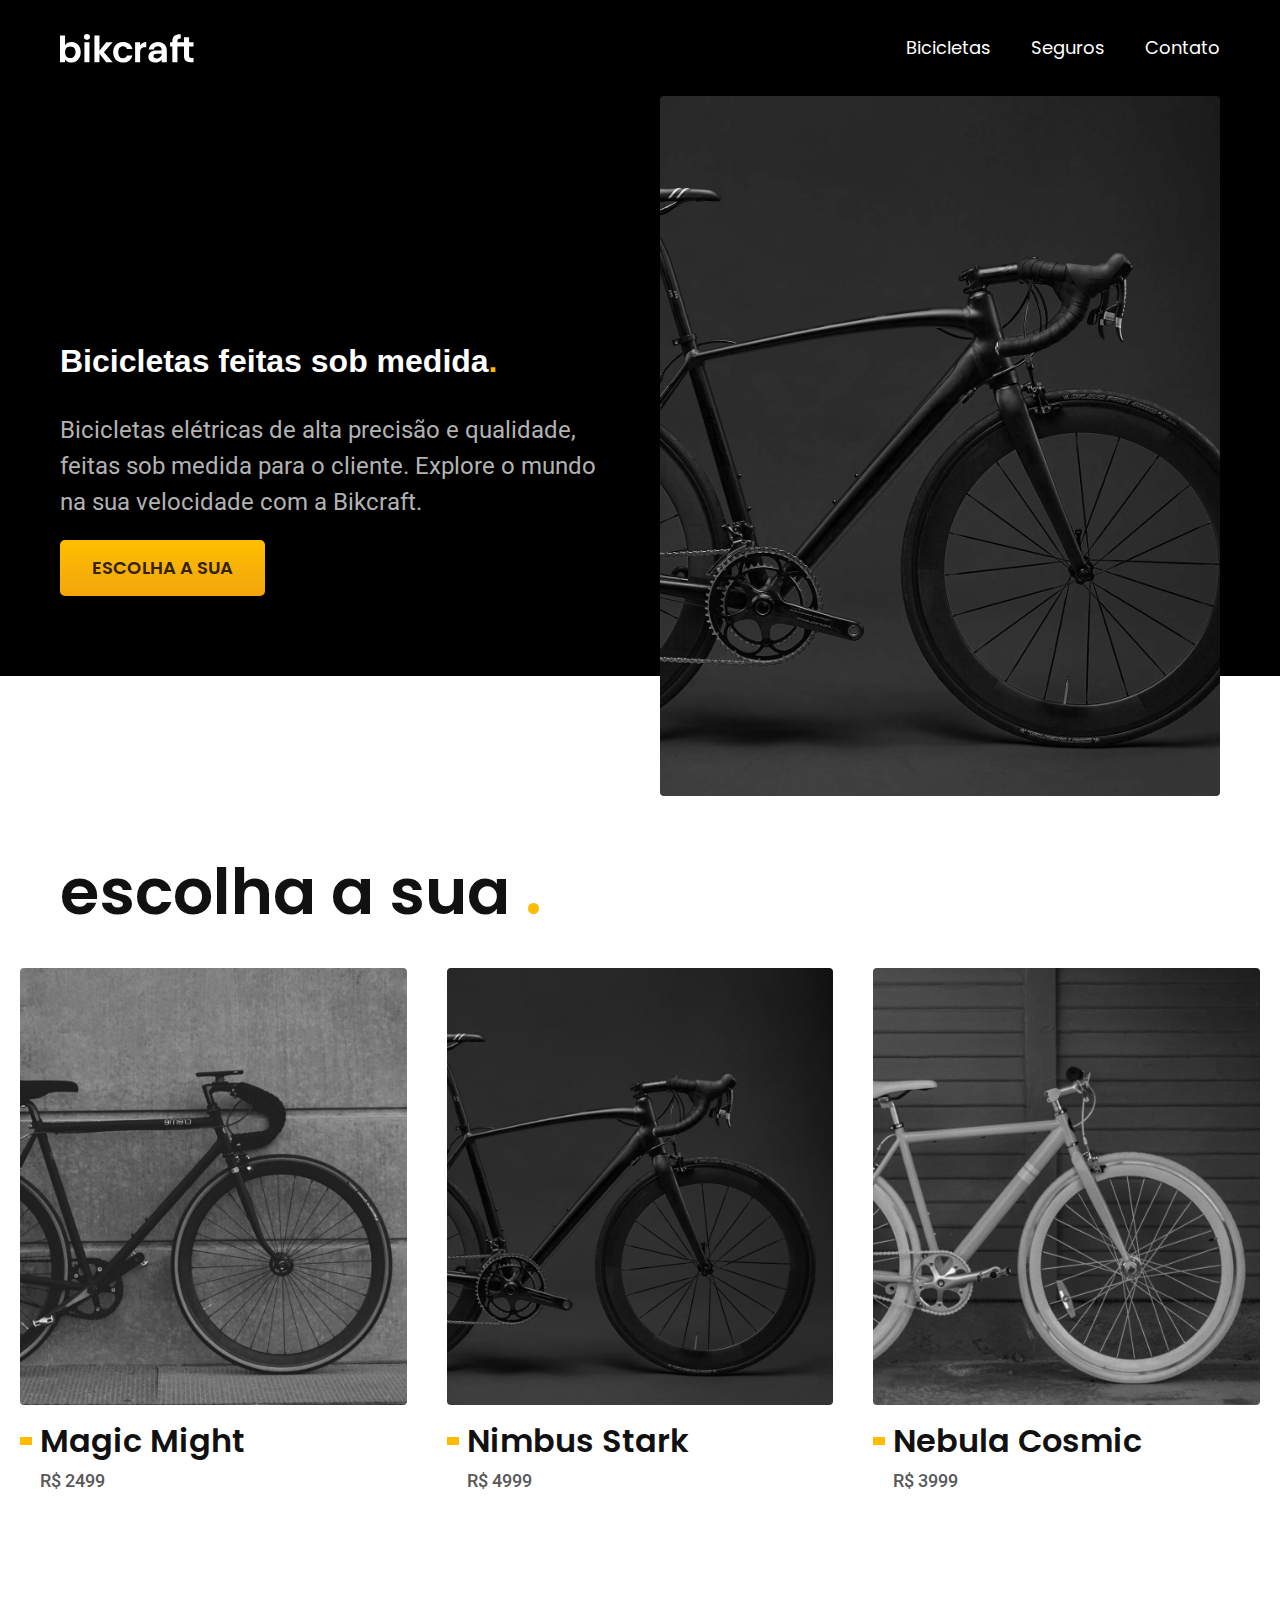
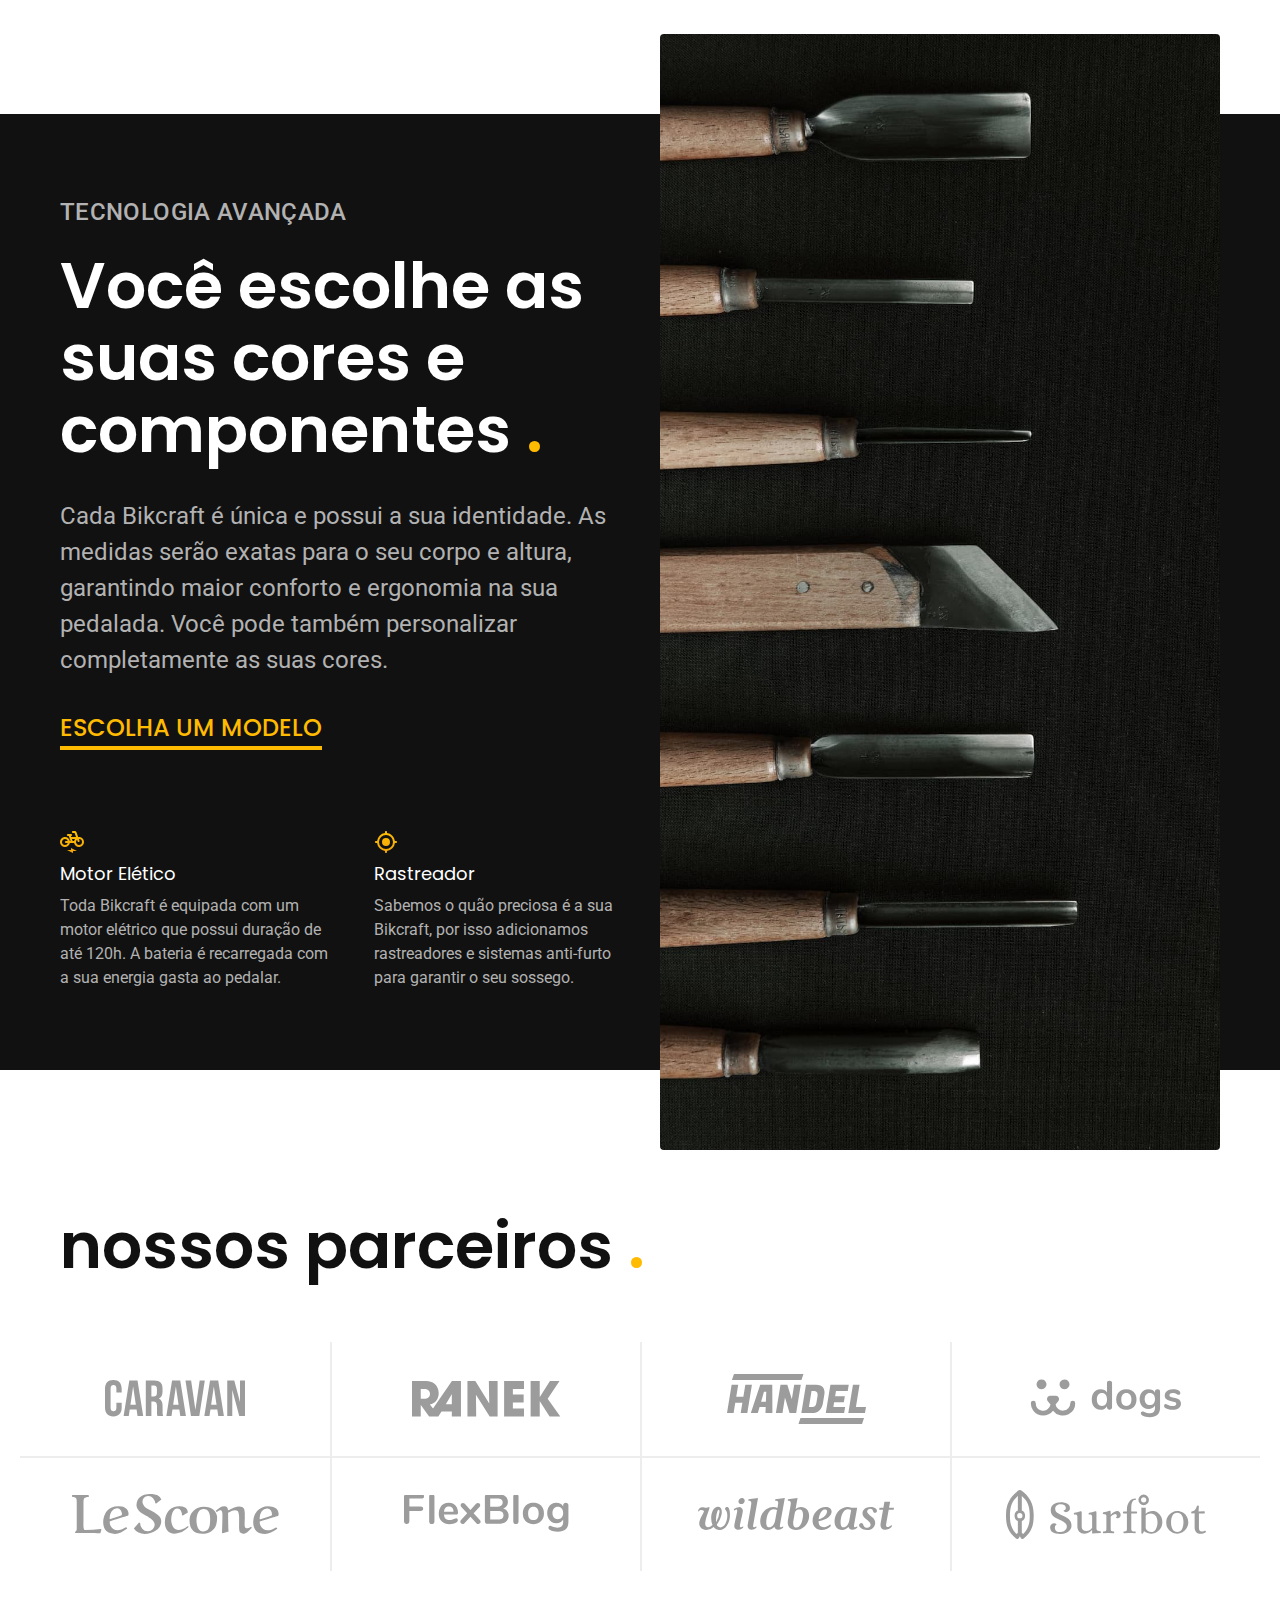
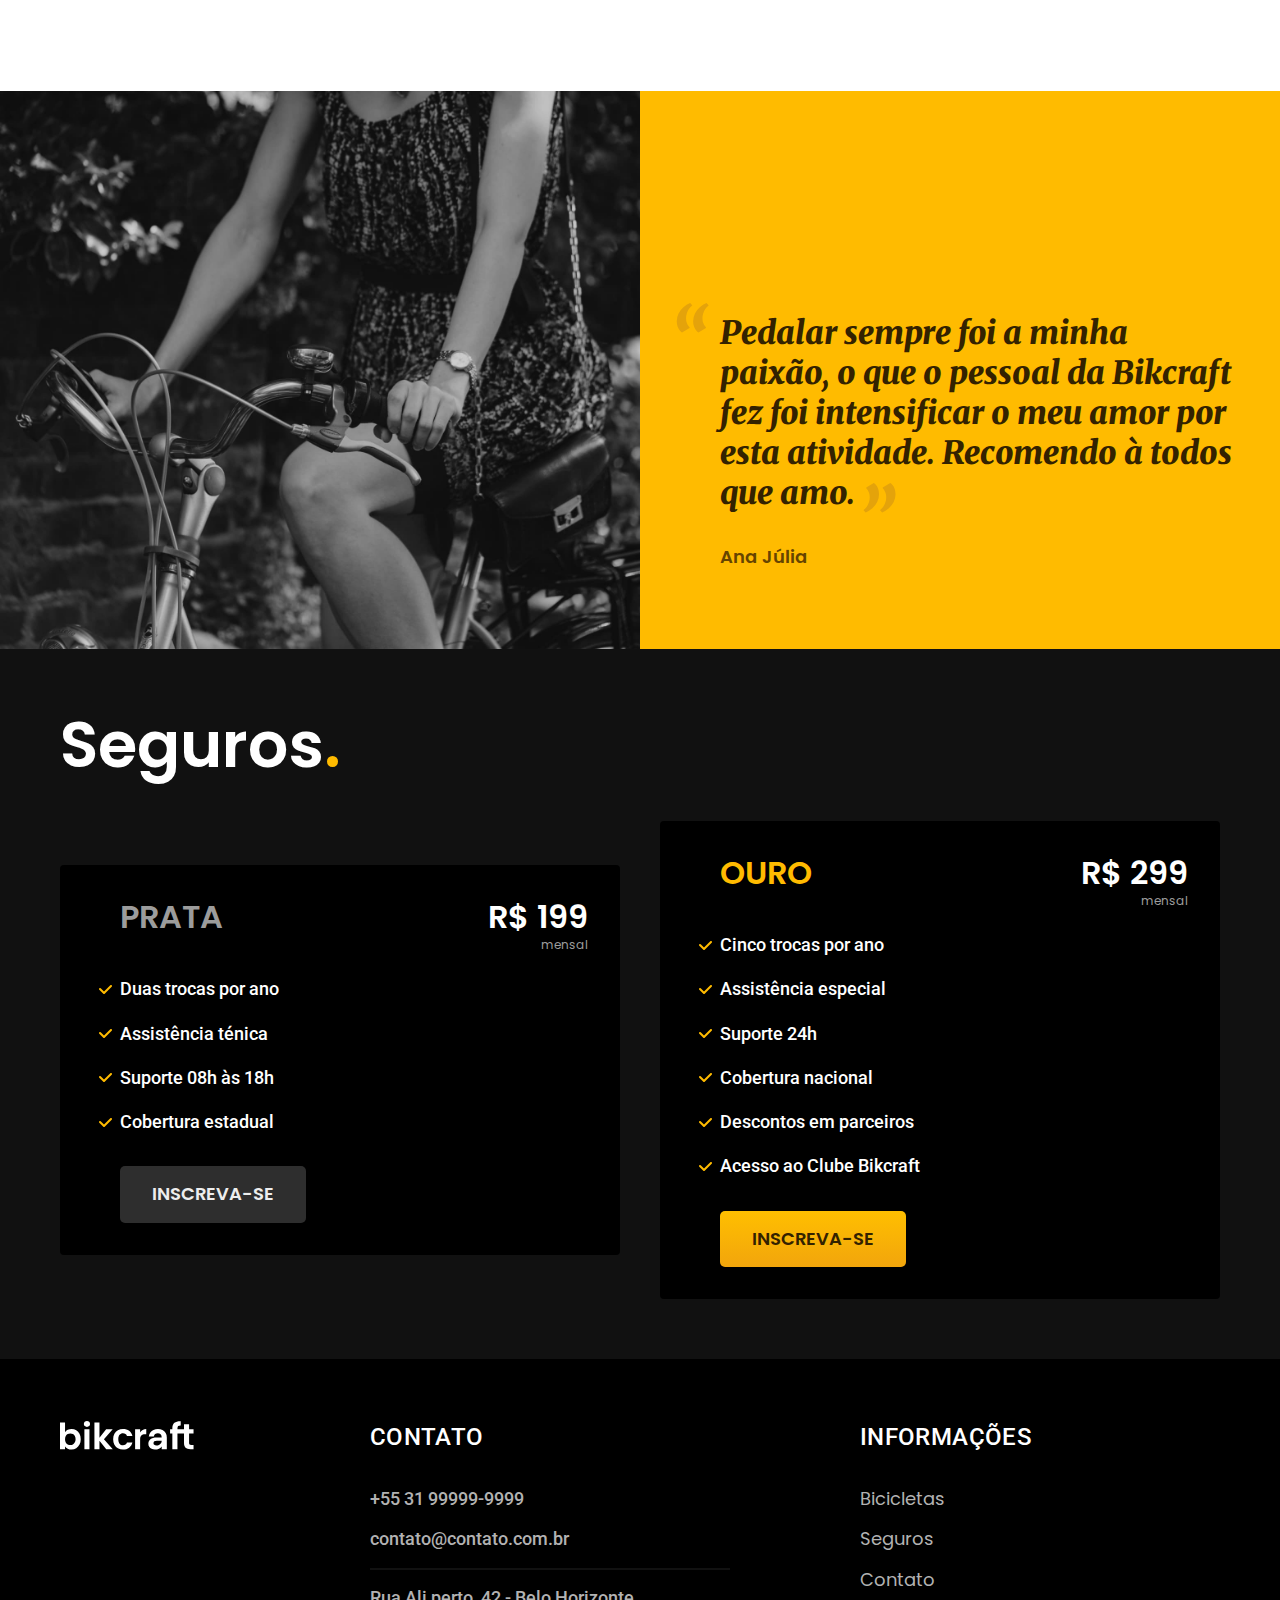
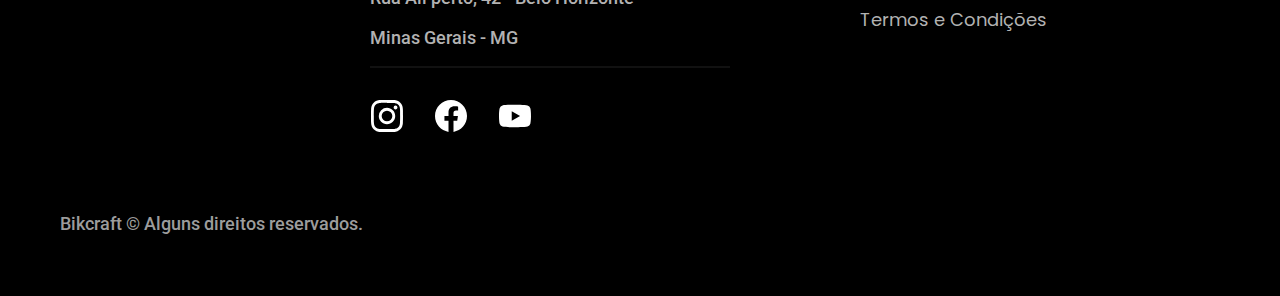
<file: index.html>
<!DOCTYPE html>
<html leng="pt-br">

<head>
  <meta charset="UTF-8">
  <meta name="viewport" content="width=device-width, initial-scale=1.0">
  <title>Bikecraft - Biciletas Elétricas</title>
  <meta name=" description" content="Bicicletas elétricas de alta precisão e qualidade, feitas sob medida para você. Explore o mundo na sua velocidade com a Bikcraft.">

  <link rel="stylesheet" href="./css/style.css">

  <link rel="preconnect" href="https://fonts.googleapis.com">
  <link rel="preconnect" href="https://fonts.gstatic.com" crossorigin>
  <link href="https://fonts.googleapis.com/css2?family=Fira+Sans:wght@400;700&family=Poppins:wght@400;600&family=Roboto:wght@400;500&display=swap" rel="stylesheet">
  <link rel="preconnect" href="https://fonts.googleapis.com">
  <link rel="preconnect" href="https://fonts.gstatic.com" crossorigin>
  <link href="https://fonts.googleapis.com/css2?family=Merriweather:ital,wght@1,900&display=swap" rel="stylesheet">

  <script>document.documentElement.classList.add('js') </script>
</head>

<body>
  <header class="header-bg">
    <div class="header container">
      <a href="./"><img src="./img/bikcraft.svg" alt="Bikecraft">
      </a>
      <nav aria-label="primaria">
        <ul class="header-menu font-1-m cor-0">
          <li><a href="./bicicletas.html">Bicicletas</a></li>
          <li><a href="./seguros.html">Seguros</a></li>
          <li><a href="./contato.html">Contato</a></li>
        </ul>
      </nav>
    </div>
  </header>
  <main class="introducao-bg">
    <div class="introducao container">
      <div class="introducao-conteudo">
        <h1 class=" containertexto-1-xxl cor-0 fadeInDown" data-anime="200">Bicicletas feitas
          sob medida<span class="cor-p1">.</span></h1>
        <p class="font-2-l cor-5 fadeInDown" data-anime="400">Bicicletas elétricas de alta precisão e qualidade, feitas sob medida para o cliente. Explore o mundo na sua velocidade com a Bikcraft.</p>
        <a class="botao fadeInDown" data-anime="600" href="./bicicletas.html">Escolha a sua</a>
      </div>
      <div data-anime="800" class="fadeInDown">
        <img src="./img/fotos/introducao.jpg" alt="Bicileta Elética Preta">
      </div>
    </div>
  </main>
  <article class="bicicletas-lista">
    <h2 class=" container font-1-xxl cor-11">escolha a sua <span class="cor-p1">.</span></h2>
    <ul>
      <a href="./magic.html">
        <li> <img src="./img/bicicletas/magic-home.jpg" alt="Bicicleta Preta">
          <h3 class="font-1-xl cor-11">Magic Might</h3>
          <span class="font-2-m cor-8">R$ 2499</span>
        </li>
      </a>
      <a href="./nimbus.html">
        <li><img src="./img/bicicletas/nimbus-home.jpg" alt="Bicicleta Nimbus">
          <h3 class="font-1-xl cor-11">Nimbus Stark</h3>
          <span class="font-2-m cor-8">R$ 4999</span>
        </li>
      </a>
      <a href="./nebula.html">
        <li><img src="./img/bicicletas/nebula-home.jpg" alt="Bicicleta Branca">
          <h3 class="font-1-xl cor-11">Nebula Cosmic</h3>
          <span class="font-2-m cor-8">R$ 3999</span>
        </li>
      </a>
    </ul>
  </article>

  <article class="tecnologia-bg">
    <div class="tecnologia container">
      <div class="tecnologia-conteudo">
        <span class="font-2-l-b cor-5">Tecnologia Avançada</span>
        <h2 class="font-1-xxl cor-0">Você escolhe as suas cores e componentes <span class="cor-p1">.</span></h2>
        <p class="font-2-l cor-5">Cada Bikcraft é única e possui a sua identidade. As medidas serão exatas para o seu corpo e altura, garantindo maior conforto e ergonomia na sua pedalada. Você pode também personalizar completamente as suas cores.</p>
        <a class="link" href=".bicicletas.html">Escolha um modelo</a>

        <div class="tecnologia-vantagens">
          <div>
            <img src="./img/icones/eletrica.svg" alt="">
            <h3 class="font-1-m cor-0">Motor Elético</h3>
            <p class="font-2-s cor-5">Toda Bikcraft é equipada com um motor elétrico que possui duração de até 120h. A bateria é recarregada com a sua energia gasta ao pedalar.</p>
          </div>
          <div>
            <img src="./img/icones/rastreador.svg" alt="">
            <h3 class="font-1-m cor-0">Rastreador</h3>
            <p class="font-2-s cor-5">Sabemos o quão preciosa é a sua Bikcraft, por isso adicionamos rastreadores e sistemas anti-furto para garantir o seu sossego.</p>
          </div>
        </div>
      </div>
      <div class="tecnologia-imagem">
        <img src="./img/fotos/tecnologia.jpg" alt="">
      </div>
    </div>
  </article>
  <section class="parceiros" aria-label="Nosso Parceiros">
    <h2 class="font-1-xxl cor-11 container"">nossos parceiros <span class=" cor-p1">.</span></h2>
    <ul>
      <li><img src="./img/parceiros/caravan.svg" alt="caravan"></li>
      <li><img src="./img/parceiros/ranek.svg" alt="Ranek"></li>
      <li><img src="./img/parceiros/handel.svg" alt="Handel"></li>
      <li><img src="./img/parceiros/dogs.svg" alt="Dogs"></li>
      <li><img src="./img/parceiros/lescone.svg" alt="lescone"></li>
      <li><img src="./img/parceiros/flexblog.svg" alt="flexblog"></li>
      <li><img src="./img/parceiros/wildbeast.svg" alt="wildbeast"></li>
      <li> <img src="./img/parceiros/surfbot.svg" alt="surfbot"></li>
    </ul>
  </section>
  <section class="depoimento" aria-label="Depoimento pessoal">
    <div> <img src="./img/fotos/depoimento.jpg" alt="Depoimento">
    </div>
    <div class="depoimento-conteudo">
      <blockquote class="font-1-xl cor-p5">
        <p>Pedalar sempre foi a minha paixão, o que o pessoal da Bikcraft fez foi intensificar o meu amor por esta atividade. Recomendo à todos que amo.</p>
      </blockquote>
      <span class="font-1-m-b cor-p4">Ana Júlia</span>
    </div>
  </section>
  <article class="seguros-bg">
    <div class="seguros container">
      <h2 class="font-1-xxl cor-0">Seguros<span class="cor-p1">.</span></h2>
      <div class="seguros-itens">
        <h3 class="font-1-xl cor-6">PRATA</h3>
        <span class="font-1-xl cor-0"> R$ 199 <span class="font-1-xs cor-6">mensal</span></span>
        <ul class="font-2-m cor-0">
          <li>Duas trocas por ano</li>
          <li>Assistência ténica</li>
          <li>Suporte 08h às 18h</li>
          <li>Cobertura estadual</li>
        </ul>
        <a class="botao secundario" href="./orcamento.html">Inscreva-se</a>
      </div>

      <div class="seguros-itens">
        <h3 class="font-1-xl cor-p1">OURO</h3>
        <span class="font-1-xl cor-0"> R$ 299 <span class="font-1-xs cor-6">mensal</span></span>
        <ul class="font-2-m cor-0">
          <li>Cinco trocas por ano</li>
          <li>Assistência especial</li>
          <li>Suporte 24h</li>
          <li>Cobertura nacional</li>
          <li>Descontos em parceiros</li>
          <li>Acesso ao Clube Bikcraft</li>
        </ul>
        <a class="botao" href="./orcamento.html">Inscreva-se</a>
      </div>
    </div>
  </article>

  <footer class="footer-bg">
    <div class="footer container">
      <img src="./img/bikcraft.svg" alt="Bikcraft">
      <div class="footer-contato">
        <h3 class="font-2-l-b cor-0">Contato</h3>
        <ul class="font-2-m cor-5">
          <li> <a href="tel:+5531999999999"> +55 31 99999-9999</a></li>
          <li><a href="mailto:contato@contato.com.br"> contato@contato.com.br</a></li>
          <li>Rua Ali perto, 42 - Belo Horizonte</li>
          <li>Minas Gerais - MG</li>
        </ul>
        <div class="footer-redes">
          <a href="./"></a>
          <img src="./img/redes/instagram.svg" alt="instagram">
          <a href="./"></a>

          <img src="./img/redes/facebook.svg" alt="facebook">
          <a href="./"></a>

          <img src="./img/redes/youtube.svg" alt="youtube">
        </div>
      </div>
      <div class="footer-informacoes">
        <h3 class="font-2-l-b cor-0">Informações</h3>
        <nav>
          <ul class="font-1-m cor-5">
            <li><a href="./bicicletas.html">Bicicletas</a></li>
            <li><a href="./seguros.html">Seguros</a></li>
            <li><a href="./contato.html">Contato</a></li>
            <li><a href="./termos.html">Termos e Condições</a></li>
          </ul>
        </nav>
      </div>
      <p class=" footer-copy font-2-m cor-6">Bikcraft © Alguns direitos reservados.</p>
    </div>
  </footer>
  <script src="./js/plugins/simple-anime.js"></script>
  <script src="./js/script.js"></script>
</body>

</html>
</file>
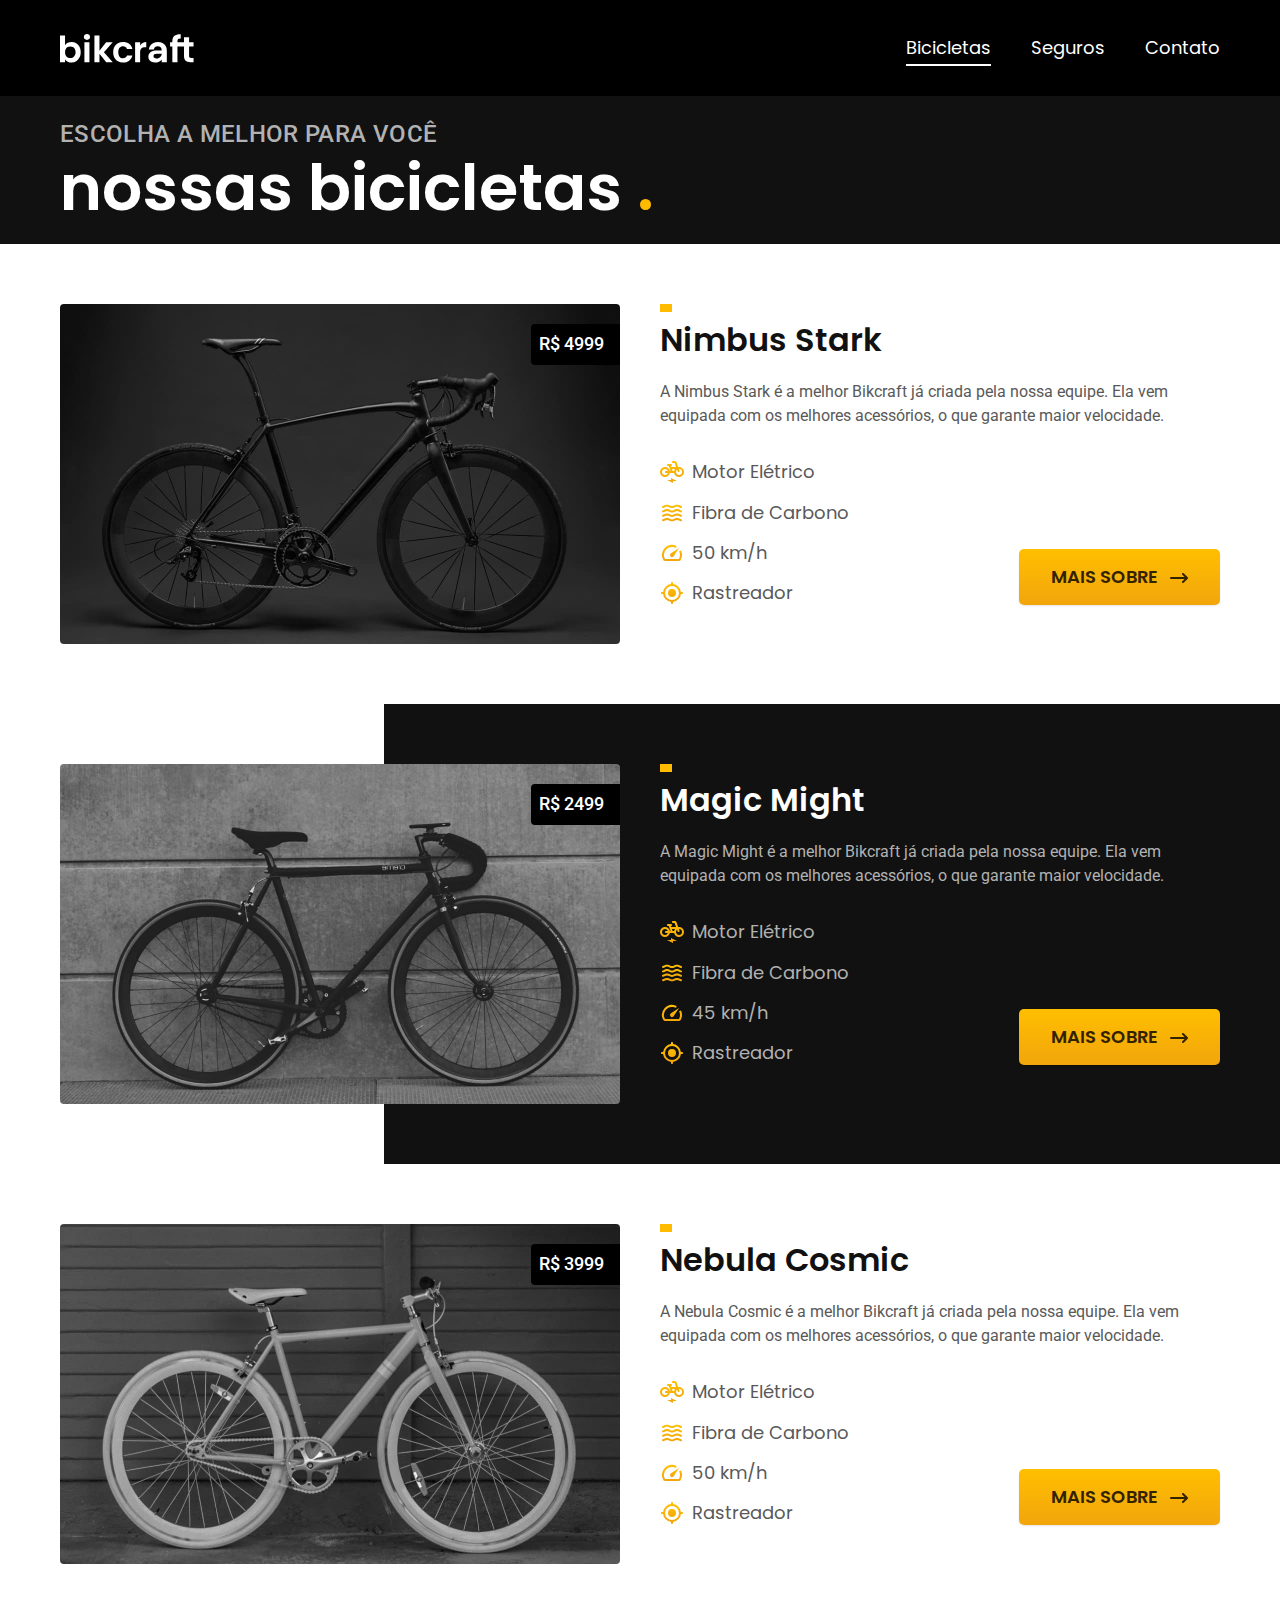
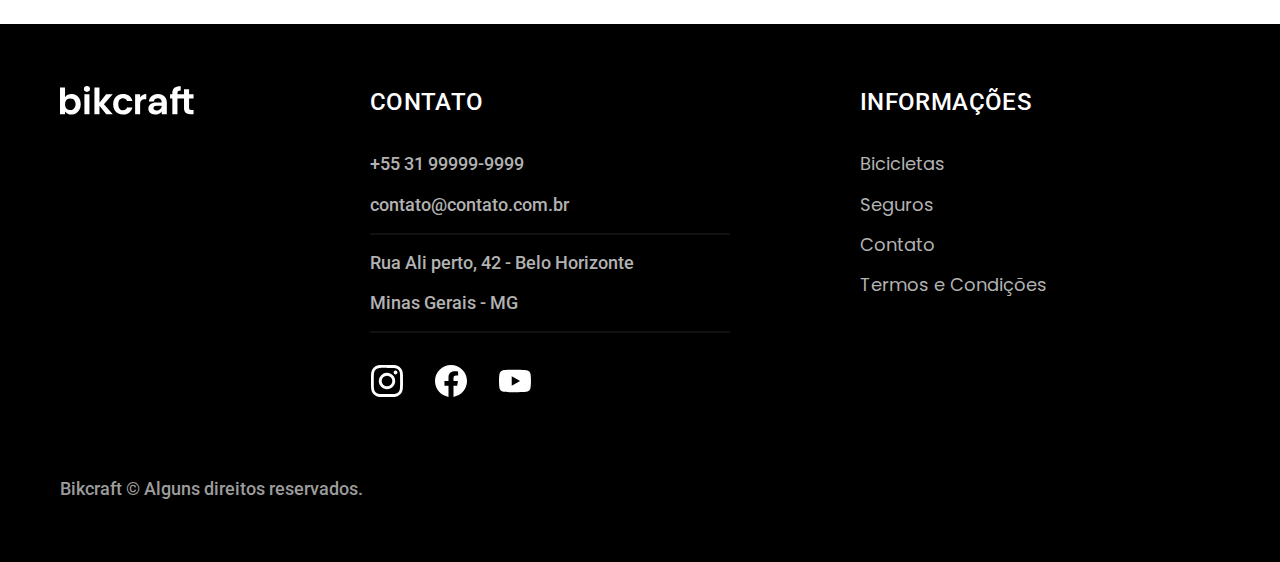
<file: bicicletas.html>
<!DOCTYPE html>
<html leng="pt-br">

<head>
  <meta charset="UTF-8">
  <meta name="viewport" content="width=device-width, initial-scale=1.0">
  <title>Bicicletas | Bikecraft </title>
  <meta name=" description" content="Bicicletas.">

  <link rel="stylesheet" href="./css/style.css">

  <link rel="preconnect" href="https://fonts.googleapis.com">
  <link rel="preconnect" href="https://fonts.gstatic.com" crossorigin>
  <link href="https://fonts.googleapis.com/css2?family=Fira+Sans:wght@400;700&family=Poppins:wght@400;600&family=Roboto:wght@400;500&display=swap" rel="stylesheet">
  <link rel="preconnect" href="https://fonts.googleapis.com">
  <link rel="preconnect" href="https://fonts.gstatic.com" crossorigin>
  <link href="https://fonts.googleapis.com/css2?family=Merriweather:ital,wght@1,900&display=swap" rel="stylesheet">
  <script>document.documentElement.classList.add('js') </script>
</head>
<header class="header-bg">
  <div class="header container">
    <a href="./"><img src="./img/bikcraft.svg" alt="Bikecraft">
    </a>
    <nav aria-label="primaria">
      <ul class="header-menu font-1-m cor-0">
        <li><a href="./bicicletas.html">Bicicletas</a></li>
        <li><a href="./seguros.html">Seguros</a></li>
        <li><a href="./contato.html">Contato</a></li>
      </ul>
    </nav>
  </div>
</header>
<main class="bicicletas-bg">
  <div class="bicicletas-titulo container">
    <p class="font-2-l-b cor-5">Escolha a melhor para você</p>
    <h1 class="font-1-xxl cor-0">nossas bicicletas <span class="cor-p1">.</span></h1>
</main>

<body>
  <div class="bicicletas container">
    <div class="bicicletas-imagem">
      <img src="./img/bicicletas/nimbus.jpg" alt="Bicicleta preta">
      <span class="font-2-m cor-0">R$ 4999</span>
    </div>
    <div class="bicicletas-conteudo">
      <h2 class="font-1-xl">Nimbus Stark</h2>
      <p class="font-2-s cor-8">A Nimbus Stark é a melhor Bikcraft já criada pela nossa equipe. Ela vem equipada com os melhores acessórios, o que garante maior velocidade.</p>

      <ul class="font-1-m cor-8">
        <li>
          <img src="./img/icones/eletrica.svg" alt="">
          Motor Elétrico
        </li>
        <li>
          <img src="./img/icones/carbono.svg" alt="">
          Fibra de Carbono
        </li>
        <li>
          <img src="./img/icones/velocidade.svg" alt="">
          50 km/h
        </li>
        <li>
          <img src="./img/icones/rastreador.svg" alt="">
          Rastreador
        </li>
      </ul>
      <a class="botao seta" href="./nimbus.html">Mais Sobre</a>
    </div>
  </div>

  <div class="bicicletas-dif">
    <div class="bicicletas container">
      <div class="bicicletas-imagem">
        <img src="./img/bicicletas/magic.jpg" alt="Bicicleta preta">
        <span class="font-2-m cor-0">R$ 2499</span>
      </div>
      <div class="bicicletas-conteudo">
        <h2 class="font-1-xl cor-0">Magic Might</h2>
        <p class="font-2-s cor-5">A Magic Might é a melhor Bikcraft já criada pela nossa equipe. Ela vem equipada com os melhores acessórios, o que garante maior velocidade.</p>
        <ul class="font-1-m cor-5">
          <li>
            <img src="./img/icones/eletrica.svg" alt="">
            Motor Elétrico
          </li>
          <li>
            <img src="./img/icones/carbono.svg" alt="">
            Fibra de Carbono
          </li>
          <li>
            <img src="./img/icones/velocidade.svg" alt="">
            45 km/h
          </li>
          <li>
            <img src="./img/icones/rastreador.svg" alt="">
            Rastreador
          </li>
        </ul>
        <a class="botao seta" href="./magic.html">Mais Sobre</a>
      </div>
    </div>
  </div>

  <div class="bicicletas container">
    <div class="bicicletas-imagem">
      <img src="./img/bicicletas/nebula.jpg" alt="Bicicleta branca">
      <span class="font-2-m cor-0">R$ 3999</span>
    </div>
    <div class="bicicletas-conteudo">
      <h2 class="font-1-xl">Nebula Cosmic</h2>
      <p class="font-2-s cor-8">A Nebula Cosmic é a melhor Bikcraft já criada pela nossa equipe. Ela vem equipada com os melhores acessórios, o que garante maior velocidade.</p>
      <ul class="font-1-m cor-8">
        <li>
          <img src="./img/icones/eletrica.svg" alt="">
          Motor Elétrico
        </li>
        <li>
          <img src="./img/icones/carbono.svg" alt="">
          Fibra de Carbono
        </li>
        <li>
          <img src="./img/icones/velocidade.svg" alt="">
          50 km/h
        </li>
        <li>
          <img src="./img/icones/rastreador.svg" alt="">
          Rastreador
        </li>
      </ul>
      <a class="botao seta" href="./nebula.html">Mais Sobre</a>
    </div>
  </div>
  <script src="./js/script.js"></script>
</body>

<footer class="footer-bg">
  <div class="footer container">
    <img src="./img/bikcraft.svg" alt="Bikcraft">
    <div class="footer-contato">
      <h3 class="font-2-l-b cor-0">Contato</h3>
      <ul class="font-2-m cor-5">
        <li> <a href="tel:+5531999999999"> +55 31 99999-9999</a></li>
        <li><a href="mailto:contato@contato.com.br"> contato@contato.com.br</a></li>
        <li>Rua Ali perto, 42 - Belo Horizonte</li>
        <li>Minas Gerais - MG</li>
      </ul>
      <div class="footer-redes">
        <a href="./"></a>
        <img src="./img/redes/instagram.svg" alt="instagram">
        <a href="./"></a>

        <img src="./img/redes/facebook.svg" alt="facebook">
        <a href="./"></a>

        <img src="./img/redes/youtube.svg" alt="youtube">
      </div>
    </div>
    <div class="footer-informacoes">
      <h3 class="font-2-l-b cor-0">Informações</h3>
      <nav>
        <ul class="font-1-m cor-5">
          <li><a href="./biciletas.html">Bicicletas</a></li>
          <li><a href="./seguros.html">Seguros</a></li>
          <li><a href="./contato.html">Contato</a></li>
          <li><a href="./termos.html">Termos e Condições</a></li>
        </ul>
      </nav>
    </div>
    <p class=" footer-copy font-2-m cor-6">Bikcraft © Alguns direitos reservados.</p>
</footer>

</html>
</file>
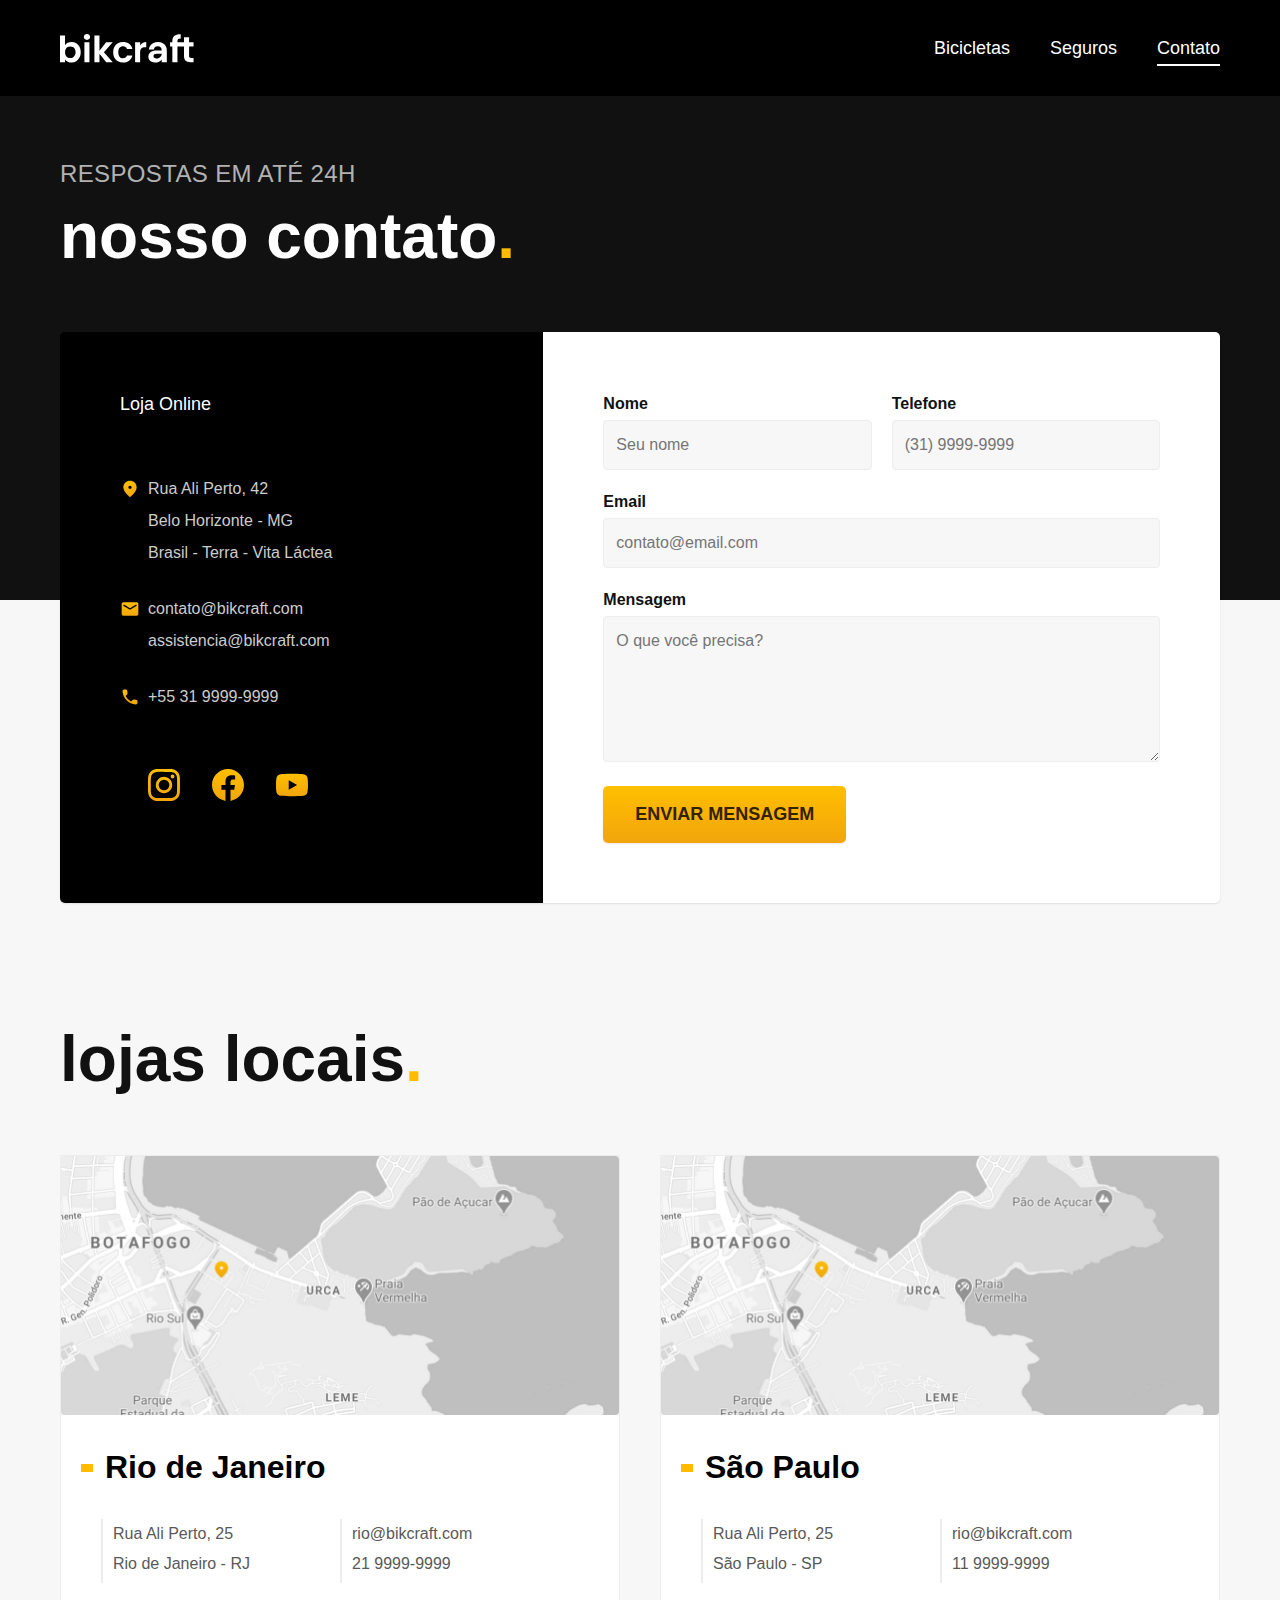
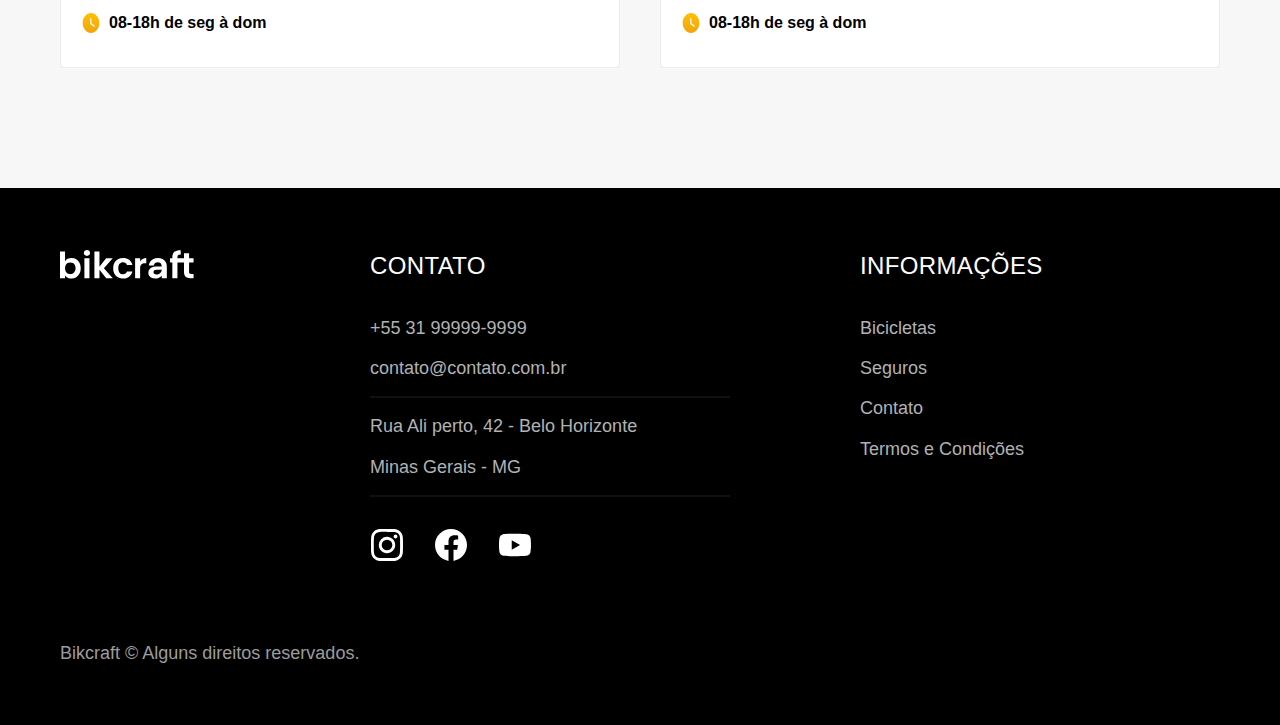
<file: contato.html>
<!DOCTYPE html>
<html lang="pt-br">

<head>
  <meta charset="UTF-8">
  <meta name="viewport" content="width=device-width, initial-scale=1.0">

  <title>Contato | Bikcraft</title>
  <meta name="description" content="Contato.">

  <link rel="stylesheet" href="./css/style.css">
  <script>document.documentElement.classList.add('js') </script>
</head>

<body id="contato">
  <header class="header-bg">
    <div class="header container">
      <a href="./">
        <img src="./img/bikcraft.svg" alt="Bikcraft">
      </a>

      <nav aria-label="primaria">
        <ul class="header-menu font-1-m cor-0">
          <li><a href="./bicicletas.html">Bicicletas</a></li>
          <li><a href="./seguros.html">Seguros</a></li>
          <li><a href="./contato.html">Contato</a></li>
        </ul>
      </nav>
    </div>
  </header>

  <main>
    <div class="titulo-bg">
      <div class="titulo container">
        <p class="font-2-l-b cor-5">Respostas em até 24h</p>
        <h1 class="font-1-xxl cor-0">nosso contato<span class="cor-p1">.</span></h1>
      </div>
    </div>

    <div class="contato container">
      <section class="contato-dados" aria-label="Endereço">
        <h2 class="font-1-m cor-0">Loja Online</h2>
        <div class="contato-endereco font-2-s cor-4">
          <p>Rua Ali Perto, 42</p>
          <p>Belo Horizonte - MG</p>
          <p>Brasil - Terra - Vita Láctea</p>
        </div>
        <address class="contato-meios font-2-s cor-4">
          <a href="mailto:contato@bikcraft.com">contato@bikcraft.com</a>
          <a href="mailto:assistencia@bikcraft.com">assistencia@bikcraft.com</a>
          <a href="tel:+552199999999">+55 31 9999-9999</a>
        </address>
        <div class="contato-redes">
          <a href="./">
            <img src="./img/redes/instagram-p.svg" alt="Instagram">
          </a>
          <a href="./">
            <img src="./img/redes/facebook-p.svg" alt="Facebook">
          </a>
          <a href="./">
            <img src="./img/redes/youtube-p.svg" alt="Youtube">
          </a>
        </div>
      </section>
      <section class="contato-formulario" aria-label="Formulário">
        <form class="form" action="./contato.html">
          <div>
            <label for="nome">Nome</label>
            <input type="text" id="nome" name="nome" placeholder="Seu nome">
          </div>
          <div>
            <label for="telefone">Telefone</label>
            <input type="text" id="telefone" name="telefone" placeholder="(31) 9999-9999">
          </div>
          <div class="col-2">
            <label for="email">Email</label>
            <input type="email" id="email" name="email" placeholder="contato@email.com">
          </div>
          <div class="col-2">
            <label for="mensagem">Mensagem</label>
            <textarea rows="5" id="mensagem" name="mensagem" placeholder="O que você precisa?"></textarea>
          </div>
          <button class="botao col-2">Enviar Mensagem</button>
        </form>
      </section>
    </div>
  </main>

  <div class="lojas-titulo container">
    <h2 class="font-1-xxl">lojas locais<span class="cor-p1">.</span></h2>
  </div>
  <div class="lojas-conteudo container">
    <section class="lojas-locais" area-label="Rio de Janeiro">
      <div>
        <img src="./img/lojas/rj.jpg" alt="">
      </div>
      <div class="lojas-descricao container">
        <h3 class="font-1-xl cor-12">Rio de Janeiro</h3>
        <div class="lojas-info container font-2-b cor-8">
          <div>
            <p>Rua Ali Perto, 25</p>
            <p>Rio de Janeiro - RJ</p>
          </div>
          <div>
            <p>rio@bikcraft.com</p>
            <p>21 9999-9999</p>
          </div>
        </div>
        <div class="lojas-horario">
          <img src="./img/icones/horario.svg" alt="">
          <span class="font-1-s-b cor-12">08-18h de seg à dom</span>
        </div>
      </div>
    </section>

    <section class="lojas-locais" area-label="Rio de Janeiro">
      <div>
        <img src="./img/lojas/rj.jpg" alt="">
      </div>
      <div class="lojas-descricao container">
        <h3 class="font-1-xl cor-12">São Paulo</h3>
        <div class="lojas-info container font-2-b cor-8">
          <div>
            <p>Rua Ali Perto, 25</p>
            <p>São Paulo - SP</p>
          </div>
          <div>
            <p>rio@bikcraft.com</p>
            <p>11 9999-9999</p>
          </div>
        </div>
        <div class="lojas-horario">
          <img src="./img/icones/horario.svg" alt="">
          <span class="font-1-s-b cor-12">08-18h de seg à dom</span>
        </div>
      </div>
    </section>
  </div>
  <script src="./js/script.js"></script>
</body>


<footer class="footer-bg">
  <div class="footer container">
    <img src="./img/bikcraft.svg" alt="Bikcraft">
    <div class="footer-contato">
      <h3 class="font-2-l-b cor-0">Contato</h3>
      <ul class="font-2-m cor-5">
        <li> <a href="tel:+5531999999999"> +55 31 99999-9999</a></li>
        <li><a href="mailto:contato@contato.com.br"> contato@contato.com.br</a></li>
        <li>Rua Ali perto, 42 - Belo Horizonte</li>
        <li>Minas Gerais - MG</li>
      </ul>
      <div class="footer-redes">
        <a href="./"></a>
        <img src="./img/redes/instagram.svg" alt="instagram">
        <a href="./"></a>

        <img src="./img/redes/facebook.svg" alt="facebook">
        <a href="./"></a>

        <img src="./img/redes/youtube.svg" alt="youtube">
      </div>
    </div>
    <div class="footer-informacoes">
      <h3 class="font-2-l-b cor-0">Informações</h3>
      <nav>
        <ul class="font-1-m cor-5">
          <li><a href="./bicicletas.html">Bicicletas</a></li>
          <li><a href="./seguros.html">Seguros</a></li>
          <li><a href="./contato.html">Contato</a></li>
          <li><a href="./termos.html">Termos e Condições</a></li>
        </ul>
      </nav>
    </div>
    <p class=" footer-copy font-2-m cor-6">Bikcraft © Alguns direitos reservados.</p>
  </div>
</footer>

</html>
</file>
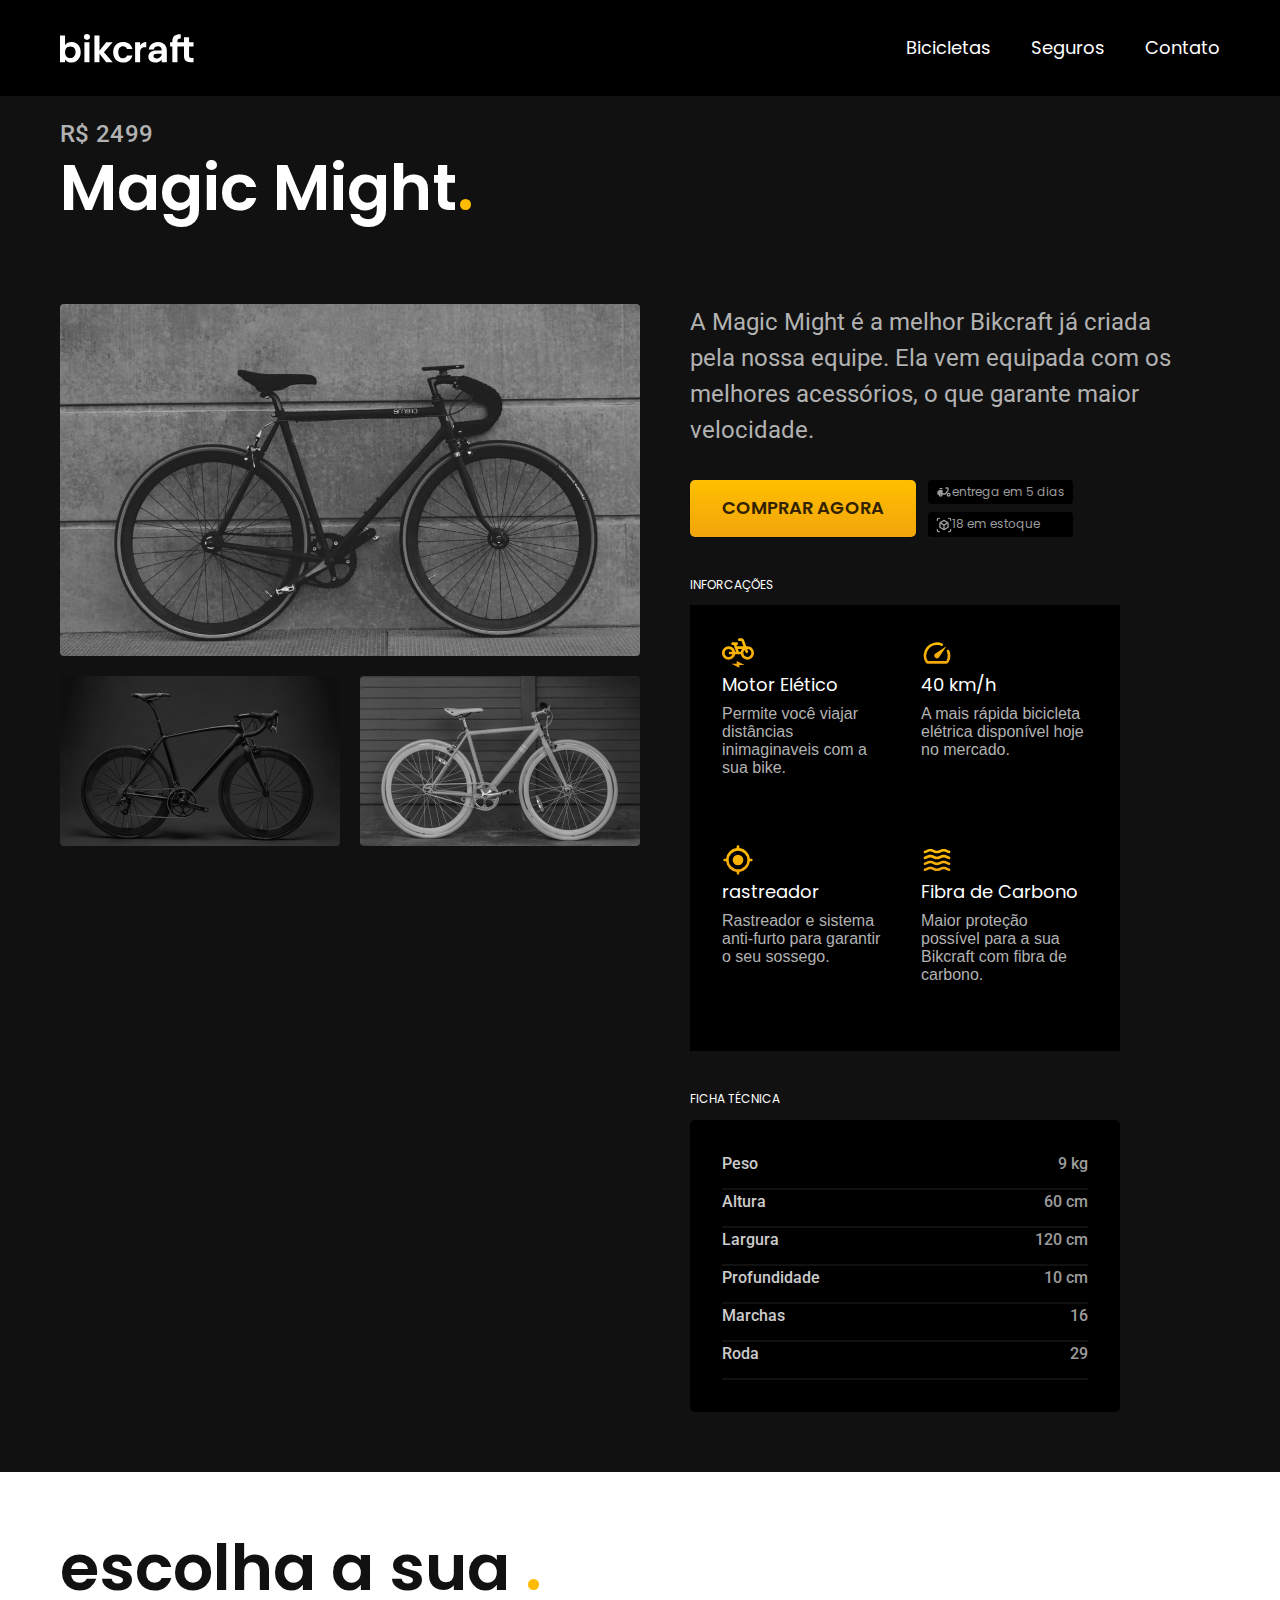
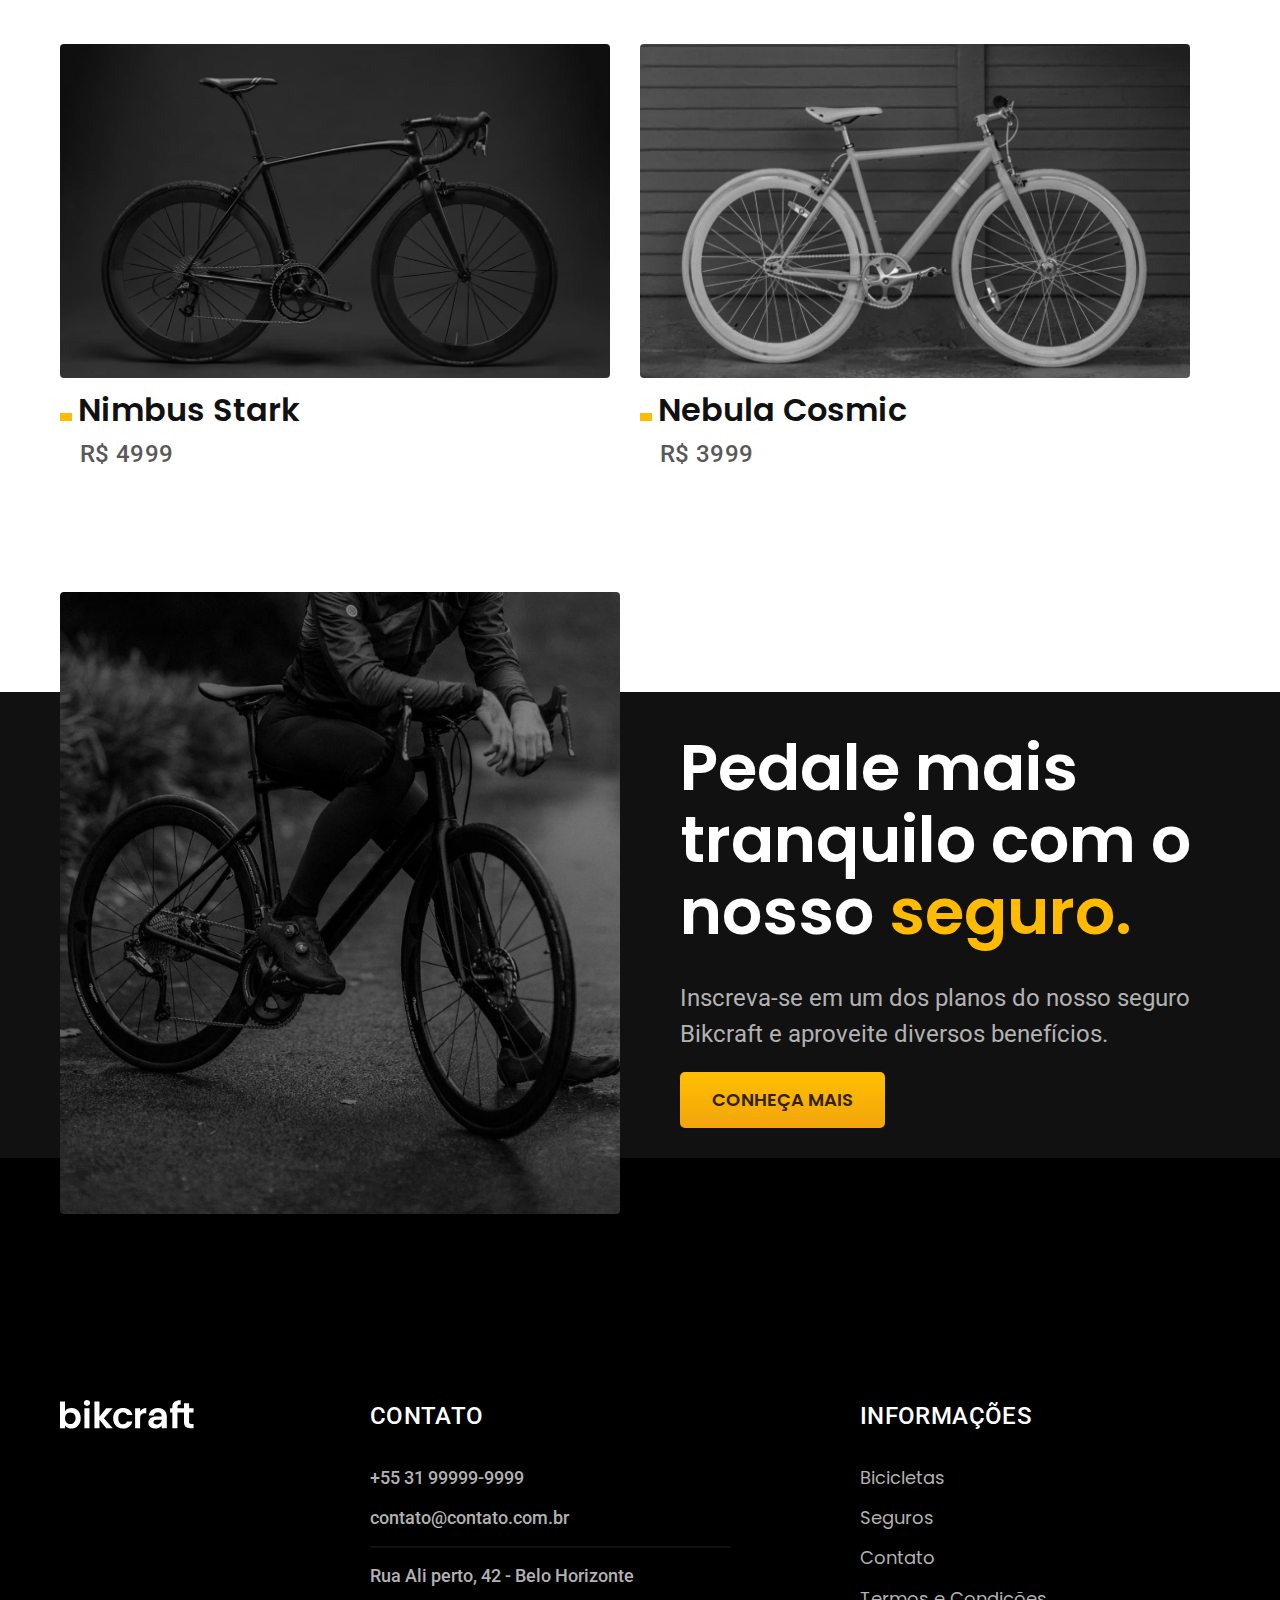
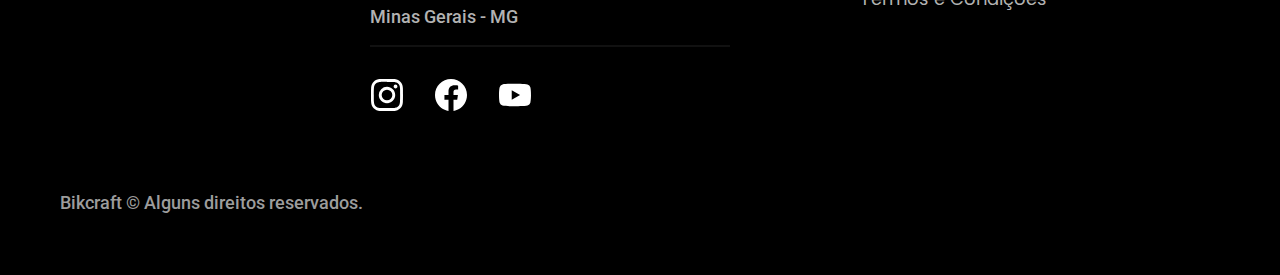
<file: magic.html>
<!DOCTYPE html>
<html leng="pt-br">

<head>
  <meta charset="UTF-8">
  <meta name="viewport" content="width=device-width, initial-scale=1.0">
  <title>Magic Might | Bikecraft </title>
  <meta name=" description" content="Bicicletas.">

  <link rel="stylesheet" href="./css/style.css">

  <link rel="preconnect" href="https://fonts.googleapis.com">
  <link rel="preconnect" href="https://fonts.gstatic.com" crossorigin>
  <link href="https://fonts.googleapis.com/css2?family=Fira+Sans:wght@400;700&family=Poppins:wght@400;600&family=Roboto:wght@400;500&display=swap" rel="stylesheet">
  <link rel="preconnect" href="https://fonts.googleapis.com">
  <link rel="preconnect" href="https://fonts.gstatic.com" crossorigin>
  <link href="https://fonts.googleapis.com/css2?family=Merriweather:ital,wght@1,900&display=swap" rel="stylesheet">
  <script>document.documentElement.classList.add('js') </script>
</head>
<header class="header-bg">
  <div class="header container">
    <a href="./"><img src="./img/bikcraft.svg" alt="Bikecraft">
    </a>
    <nav aria-label="primaria">
      <ul class="header-menu font-1-m cor-0">
        <li><a href="./bicicletas.html">Bicicletas</a></li>
        <li><a href="./seguros.html">Seguros</a></li>
        <li><a href="./contato.html">Contato</a></li>
      </ul>
    </nav>
</header>


<body>
  <main class="bicicletas-bg">
    <div class="bicicletas-titulo container">
      <p class="font-2-l-b cor-5">R$ 2499</p>
      <h1 class="font-1-xxl cor-0">Magic Might<span class="cor-p1">.</span></h1>
    </div>
  </main>
  <div class="nimbus-bg">
    <div class="conteudo-geral">
      <div class="bicicletas-fotos">
        <div class="nimbus">
          <img src="./img/bicicletas/magic.jpg" alt="Nimbus">
        </div>
        <div class="generica">
          <div>
            <img src="./img/bicicletas/nimbus.jpg" alt="Magic">
          </div>
          <div>
            <img src="./img/bicicletas/nebula.jpg" alt="Magic">
          </div>
        </div>
      </div>
      <div class="descricao container">
        <h1 class="font-2-l cor-5">A Magic Might é a melhor Bikcraft já criada pela nossa equipe. Ela vem equipada com os melhores acessórios, o que garante maior velocidade.</h1>
        <a class="botao" href="./orcamento.html?tipo=bikcraft&produto=magic">comprar agora</a>
        <ul>
          <li class="font-1-xs cor-6">
            <img src="./img/icones/entrega.svg" alt="">
            <p>entrega em 5 dias</p>
          </li>
          <li class="font-1-xs cor-6">
            <img src="./img/icones/estoque.svg" alt="">
            <p>18 em estoque</p>
          </li>
        </ul>
      </div>

      <section class="informacoes container">
        <h2 class="font-1-xs cor-0">INFORCAÇÕES</h2>
        <div class="informacoes-conteudo container">
          <div>
            <img src="./img/icones/eletrica.svg" alt="Motor Elético">
            <h3 class="font-1-m cor-0">Motor Elético</h3>
            <p class="font-xs cor-5">Permite você viajar distâncias inimaginaveis com a sua bike.</p>
          </div>
          <div>
            <img src="./img/icones/velocidade.svg" alt="velocidade">
            <h3 class="font-1-m cor-0">40 km/h</h3>
            <p class="font-xs cor-5">A mais rápida bicicleta elétrica disponível hoje no mercado.</p>
          </div>

          <div>
            <img src="./img/icones/rastreador.svg" alt="Motor Elético">
            <h3 class="font-1-m cor-0">rastreador</h3>
            <p class="font-xs cor-5">Rastreador e sistema anti-furto para garantir o seu sossego.</p>
          </div>
          <div>
            <img src="./img/icones/carbono.svg" alt="Motor Elético">
            <h3 class="font-1-m cor-0">Fibra de Carbono</h3>
            <p class="font-xs cor-5">Maior proteção possível para a sua Bikcraft com fibra de carbono.</p>
          </div>
        </div>
        <div class="ficha">
          <h2 class="font-1-xs cor-0">FICHA TÉCNICA</h2>
          <ul class="ficha-lista">
            <li class="font-2-s-b cor-4">Peso
              <P class="font-2-s-b cor-6">9 kg</P>
            </li>
            <li class="font-2-s-b cor-4">Altura
              <P class="font-2-s-b cor-6">60 cm</P>
            </li>
            <li class="font-2-s-b cor-4">Largura
              <P class="font-2-s-b cor-6">120 cm</P>
            </li>
            <li class="font-2-s-b cor-4">Profundidade
              <P class="font-2-s-b cor-6">10 cm</P>
            </li>
            <li class="font-2-s-b cor-4">Marchas
              <P class="font-2-s-b cor-6">16</P>
            </li>
            <li class="font-2-s-b cor-4">Roda
              <P class="font-2-s-b cor-6">29</P>
            </li>
          </ul>
        </div>
      </section>
    </div>
  </div>

  <section class="escolha-bg container">
    <h2 class="font-1-xxl cor-11">escolha a sua <span class="cor-p1">.</span></h2>
    <div class="escolha-bik">
      <div>
        <a href="./nimbus.html">
          <img src="./img/bicicletas/nimbus.jpg" alt="">
          <h3 class="font-1-xl cor-11">Nimbus Stark</h3>
          <p class="font-2-l-b cor-8">R$ 4999</p>
        </a>
      </div>
      <div>
        <a href="./nebula.html">
          <img src="./img/bicicletas/nebula.jpg" alt="">
          <h3 class="font-1-xl cor-11">Nebula Cosmic</h3>
          <p class="font-2-l-b cor-8">R$ 3999</p>
        </a>
      </div>
      <div></div>
    </div>
  </section>
  <section class="pedale-bg">
    <div class="pedale container">
      <div class="pedale-imagem">
        <img src="./img/fotos/seguros.jpg" alt="">
      </div>
      <div class="pedale-conteudo container">
        <h3 class="font-1-xxl cor-0">Pedale mais
          tranquilo com
          o nosso <span class="cor-p1">seguro.</span></h3>
        <p class="font-2-l cor-5">Inscreva-se em um dos planos do nosso seguro Bikcraft e aproveite diversos benefícios.</p>
        <a class="botao
          " href="./seguros.html">conheça mais</a>
      </div>
    </div>
  </section>

  <script src="./js/script.js"></script>
</body>

<footer class="footer-bg">
  <div class="footer container">
    <img src="./img/bikcraft.svg" alt="Bikcraft">
    <div class="footer-contato">
      <h3 class="font-2-l-b cor-0">Contato</h3>
      <ul class="font-2-m cor-5">
        <li> <a href="tel:+5531999999999"> +55 31 99999-9999</a></li>
        <li><a href="mailto:contato@contato.com.br"> contato@contato.com.br</a></li>
        <li>Rua Ali perto, 42 - Belo Horizonte</li>
        <li>Minas Gerais - MG</li>
      </ul>
      <div class="footer-redes">
        <a href="./"></a>
        <img src="./img/redes/instagram.svg" alt="instagram">
        <a href="./"></a>

        <img src="./img/redes/facebook.svg" alt="facebook">
        <a href="./"></a>

        <img src="./img/redes/youtube.svg" alt="youtube">
      </div>
    </div>
    <div class="footer-informacoes">
      <h3 class="font-2-l-b cor-0">Informações</h3>
      <nav>
        <ul class="font-1-m cor-5">
          <li><a href="./biciletas.html">Bicicletas</a></li>
          <li><a href="./seguros.html">Seguros</a></li>
          <li><a href="./contato.html">Contato</a></li>
          <li><a href="./termos.html">Termos e Condições</a></li>
        </ul>
      </nav>
    </div>
    <p class=" footer-copy font-2-m cor-6">Bikcraft © Alguns direitos reservados.</p>
</footer>

</html>
</file>
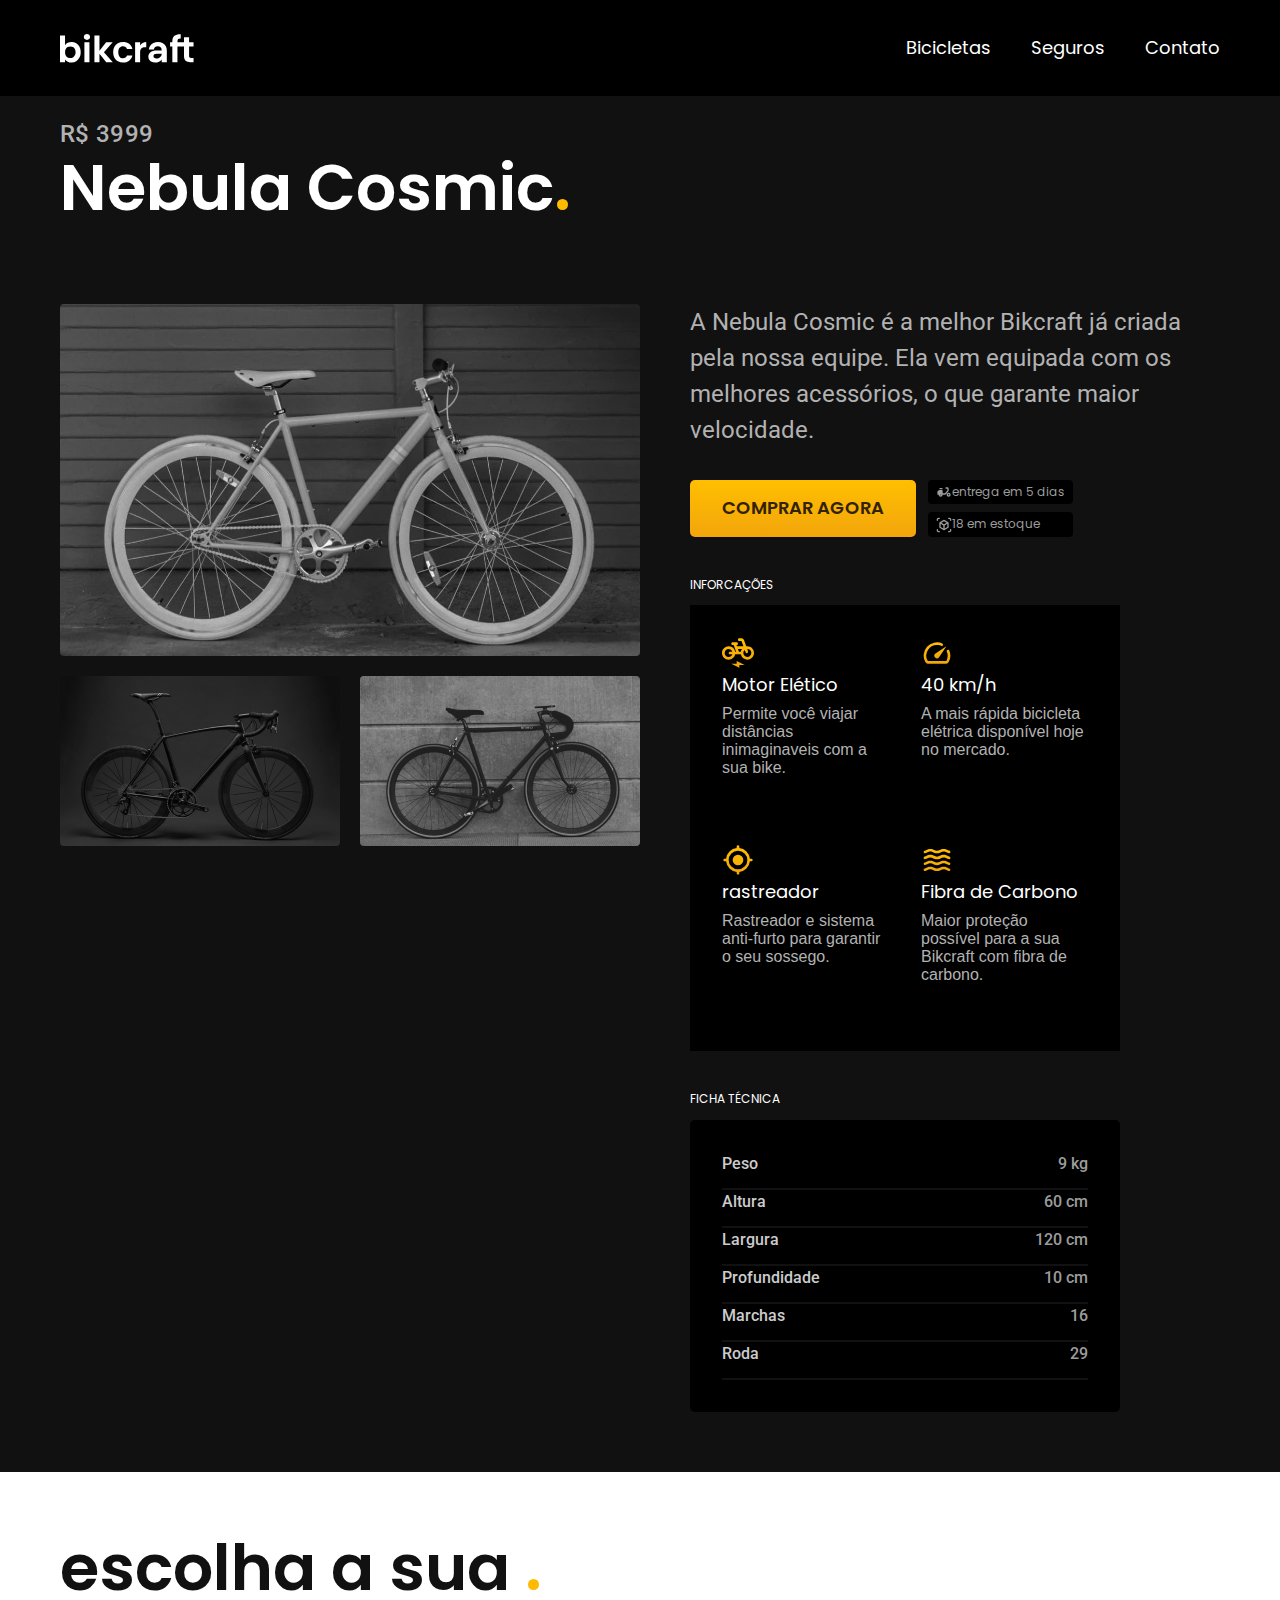
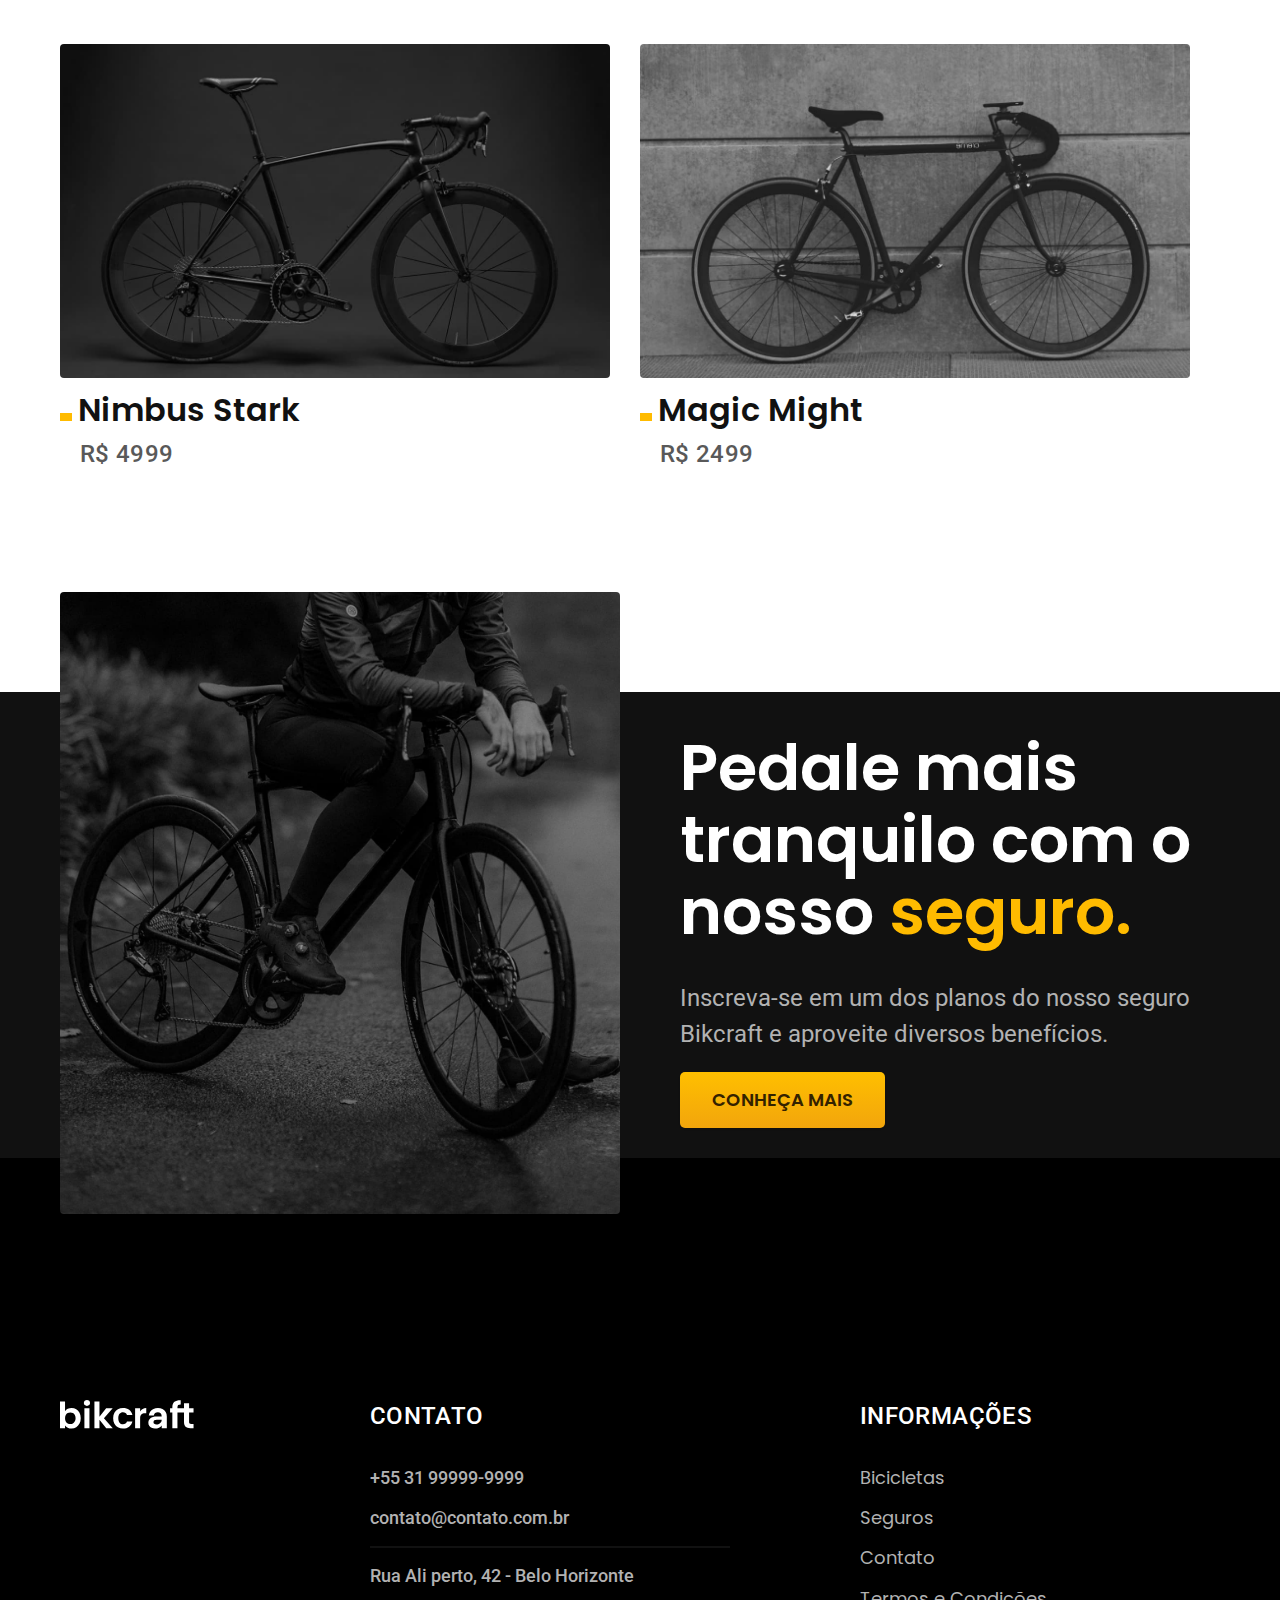
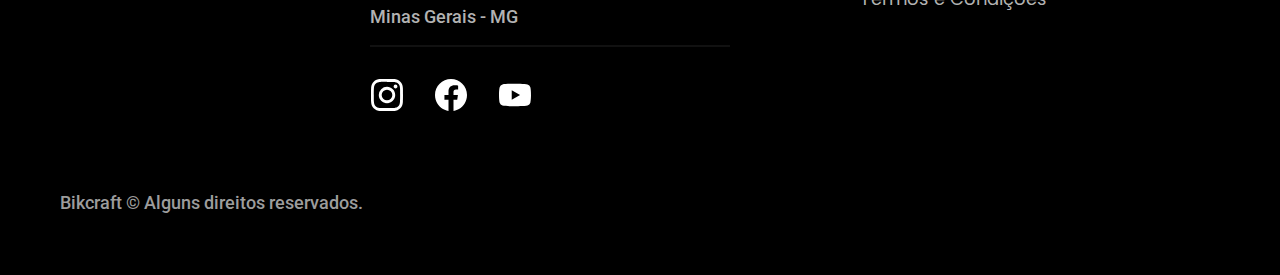
<file: nebula.html>
<!DOCTYPE html>
<html leng="pt-br">

<head>
  <meta charset="UTF-8">
  <meta name="viewport" content="width=device-width, initial-scale=1.0">
  <title>Nebula Cosmic | Bikecraft </title>
  <meta name=" description" content="Bicicletas.">

  <link rel="stylesheet" href="./css/style.css">

  <link rel="preconnect" href="https://fonts.googleapis.com">
  <link rel="preconnect" href="https://fonts.gstatic.com" crossorigin>
  <link href="https://fonts.googleapis.com/css2?family=Fira+Sans:wght@400;700&family=Poppins:wght@400;600&family=Roboto:wght@400;500&display=swap" rel="stylesheet">
  <link rel="preconnect" href="https://fonts.googleapis.com">
  <link rel="preconnect" href="https://fonts.gstatic.com" crossorigin>
  <link href="https://fonts.googleapis.com/css2?family=Merriweather:ital,wght@1,900&display=swap" rel="stylesheet">
  <script>document.documentElement.classList.add('js') </script>
</head>
<header class="header-bg">
  <div class="header container">
    <a href="./"><img src="./img/bikcraft.svg" alt="Bikecraft">
    </a>
    <nav aria-label="primaria">
      <ul class="header-menu font-1-m cor-0">
        <li><a href="./bicicletas.html">Bicicletas</a></li>
        <li><a href="./seguros.html">Seguros</a></li>
        <li><a href="./contato.html">Contato</a></li>
      </ul>
    </nav>
</header>


<body>
  <main class="bicicletas-bg">
    <div class="bicicletas-titulo container">
      <p class="font-2-l-b cor-5">R$ 3999</p>
      <h1 class="font-1-xxl cor-0">Nebula Cosmic<span class="cor-p1">.</span></h1>
    </div>
  </main>
  <div class="nimbus-bg">
    <div class="conteudo-geral">
      <div class="bicicletas-fotos">
        <div class="nimbus">
          <img src="./img/bicicletas/nebula.jpg" alt="Nimbus">
        </div>
        <div class="generica">
          <div>
            <img src="./img/bicicletas/nimbus.jpg" alt="Magic">
          </div>
          <div>
            <img src="./img/bicicletas/magic.jpg" alt="Magic">
          </div>
        </div>
      </div>
      <div class="descricao container">
        <h1 class="font-2-l cor-5">A Nebula Cosmic é a melhor Bikcraft já criada pela nossa equipe. Ela vem equipada com os melhores acessórios, o que garante maior velocidade.</h1>
        <a class="botao" href="./orcamento.html?tipo=bikcraft&produto=nebula">comprar agora</a>
        <ul>
          <li class="font-1-xs cor-6">
            <img src="./img/icones/entrega.svg" alt="">
            <p>entrega em 5 dias</p>
          </li>
          <li class="font-1-xs cor-6">
            <img src="./img/icones/estoque.svg" alt="">
            <p>18 em estoque</p>
          </li>
        </ul>
      </div>

      <section class="informacoes container">
        <h2 class="font-1-xs cor-0">INFORCAÇÕES</h2>
        <div class="informacoes-conteudo container">
          <div>
            <img src="./img/icones/eletrica.svg" alt="Motor Elético">
            <h3 class="font-1-m cor-0">Motor Elético</h3>
            <p class="font-xs cor-5">Permite você viajar distâncias inimaginaveis com a sua bike.</p>
          </div>
          <div>
            <img src="./img/icones/velocidade.svg" alt="velocidade">
            <h3 class="font-1-m cor-0">40 km/h</h3>
            <p class="font-xs cor-5">A mais rápida bicicleta elétrica disponível hoje no mercado.</p>
          </div>

          <div>
            <img src="./img/icones/rastreador.svg" alt="Motor Elético">
            <h3 class="font-1-m cor-0">rastreador</h3>
            <p class="font-xs cor-5">Rastreador e sistema anti-furto para garantir o seu sossego.</p>
          </div>
          <div>
            <img src="./img/icones/carbono.svg" alt="Motor Elético">
            <h3 class="font-1-m cor-0">Fibra de Carbono</h3>
            <p class="font-xs cor-5">Maior proteção possível para a sua Bikcraft com fibra de carbono.</p>
          </div>
        </div>
        <div class="ficha">
          <h2 class="font-1-xs cor-0">FICHA TÉCNICA</h2>
          <ul class="ficha-lista">
            <li class="font-2-s-b cor-4">Peso
              <P class="font-2-s-b cor-6">9 kg</P>
            </li>
            <li class="font-2-s-b cor-4">Altura
              <P class="font-2-s-b cor-6">60 cm</P>
            </li>
            <li class="font-2-s-b cor-4">Largura
              <P class="font-2-s-b cor-6">120 cm</P>
            </li>
            <li class="font-2-s-b cor-4">Profundidade
              <P class="font-2-s-b cor-6">10 cm</P>
            </li>
            <li class="font-2-s-b cor-4">Marchas
              <P class="font-2-s-b cor-6">16</P>
            </li>
            <li class="font-2-s-b cor-4">Roda
              <P class="font-2-s-b cor-6">29</P>
            </li>
          </ul>
        </div>
      </section>
    </div>
  </div>

  <section class="escolha-bg container">
    <h2 class="font-1-xxl cor-11">escolha a sua <span class="cor-p1">.</span></h2>
    <div class="escolha-bik">
      <div>
        <a href="./nimbus.html">
          <img src="./img/bicicletas/nimbus.jpg" alt="">
          <h3 class="font-1-xl cor-11">Nimbus Stark</h3>
          <p class="font-2-l-b cor-8">R$ 4999</p>
        </a>
      </div>
      <div>
        <a href="./nebula.html">
          <img src="./img/bicicletas/magic.jpg" alt="">
          <h3 class="font-1-xl cor-11">Magic Might</h3>
          <p class="font-2-l-b cor-8">R$ 2499</p>
        </a>
      </div>
      <div></div>
    </div>
  </section>
  <section class="pedale-bg">
    <div class="pedale container">
      <div class="pedale-imagem">
        <img src="./img/fotos/seguros.jpg" alt="">
      </div>
      <div class="pedale-conteudo container">
        <h3 class="font-1-xxl cor-0">Pedale mais
          tranquilo com
          o nosso <span class="cor-p1">seguro.</span></h3>
        <p class="font-2-l cor-5">Inscreva-se em um dos planos do nosso seguro Bikcraft e aproveite diversos benefícios.</p>
        <a class="botao
          " href="./seguros.html">conheça mais</a>
      </div>
    </div>
  </section>

  <script src="./js/script.js"></script>
</body>

<footer class="footer-bg">
  <div class="footer container">
    <img src="./img/bikcraft.svg" alt="Bikcraft">
    <div class="footer-contato">
      <h3 class="font-2-l-b cor-0">Contato</h3>
      <ul class="font-2-m cor-5">
        <li> <a href="tel:+5531999999999"> +55 31 99999-9999</a></li>
        <li><a href="mailto:contato@contato.com.br"> contato@contato.com.br</a></li>
        <li>Rua Ali perto, 42 - Belo Horizonte</li>
        <li>Minas Gerais - MG</li>
      </ul>
      <div class="footer-redes">
        <a href="./"></a>
        <img src="./img/redes/instagram.svg" alt="instagram">
        <a href="./"></a>

        <img src="./img/redes/facebook.svg" alt="facebook">
        <a href="./"></a>

        <img src="./img/redes/youtube.svg" alt="youtube">
      </div>
    </div>
    <div class="footer-informacoes">
      <h3 class="font-2-l-b cor-0">Informações</h3>
      <nav>
        <ul class="font-1-m cor-5">
          <li><a href="./biciletas.html">Bicicletas</a></li>
          <li><a href="./seguros.html">Seguros</a></li>
          <li><a href="./contato.html">Contato</a></li>
          <li><a href="./termos.html">Termos e Condições</a></li>
        </ul>
      </nav>
    </div>
    <p class=" footer-copy font-2-m cor-6">Bikcraft © Alguns direitos reservados.</p>
</footer>

</html>
</file>
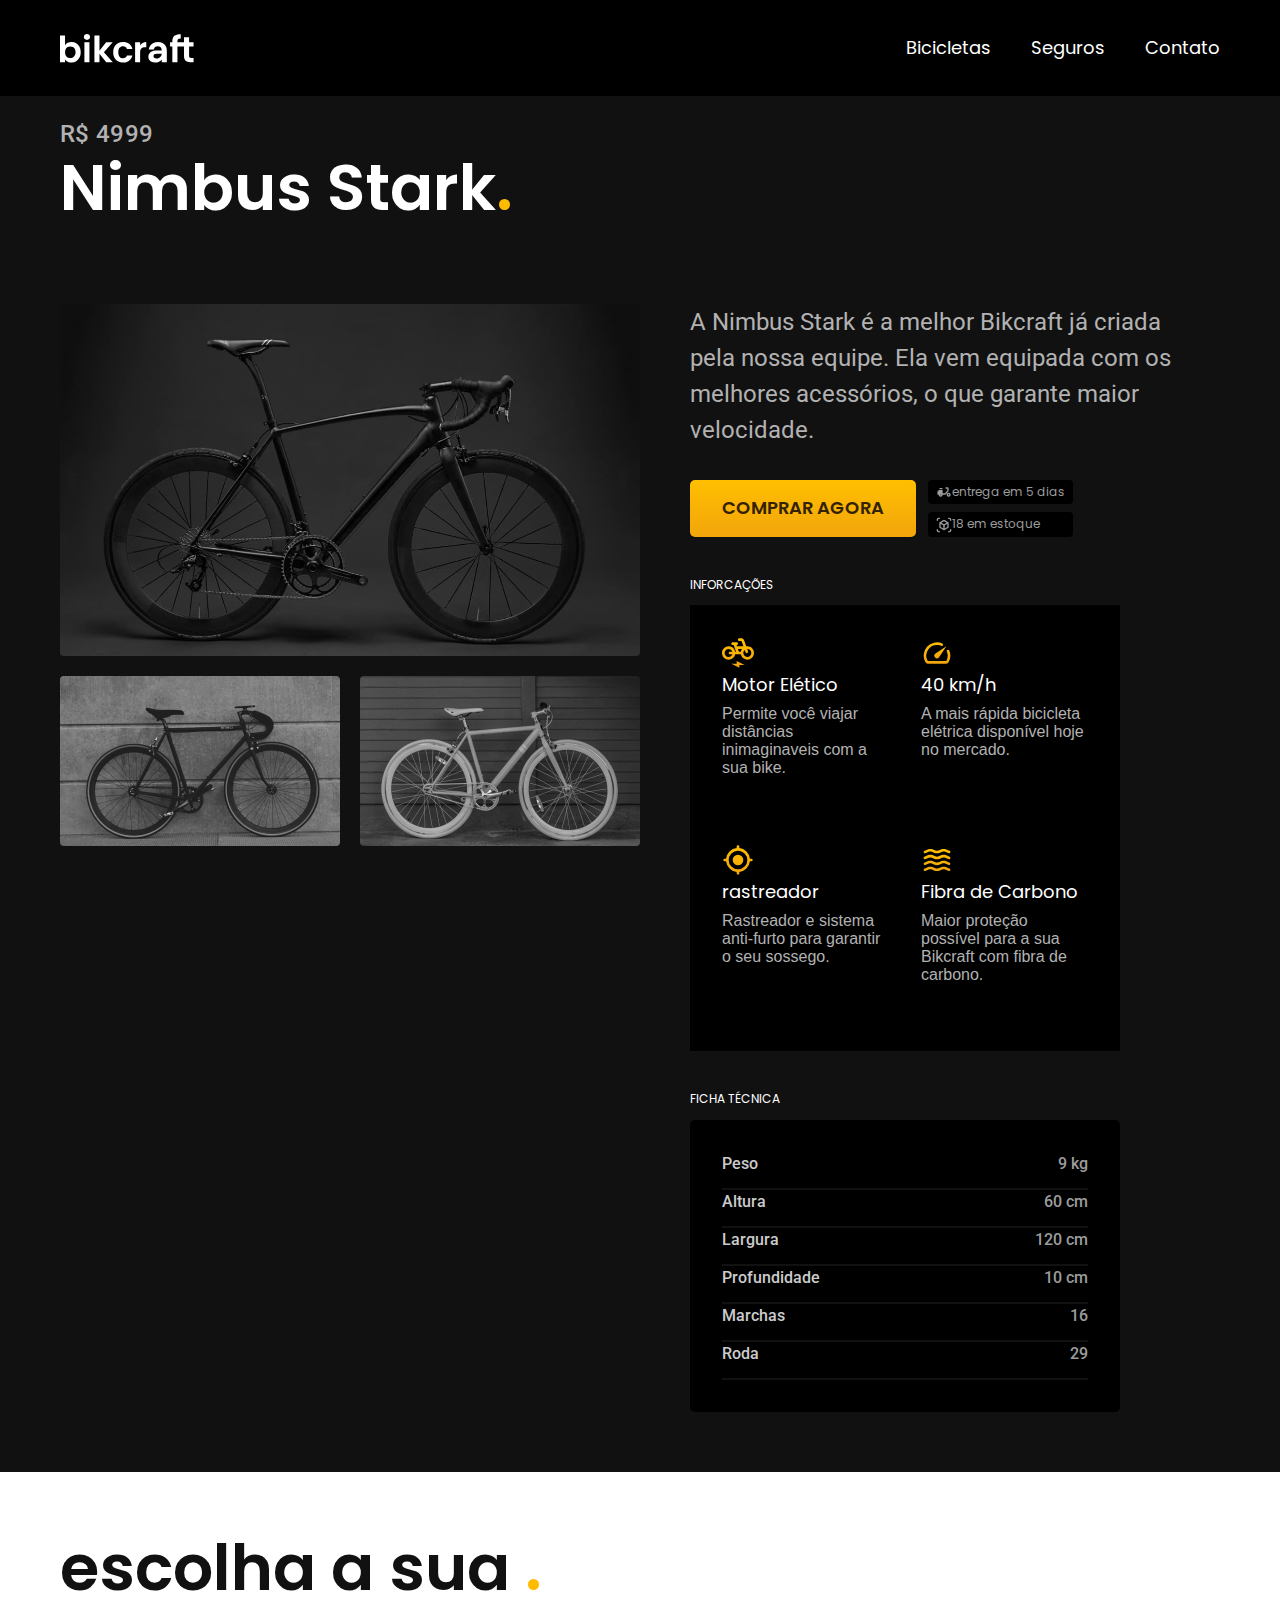
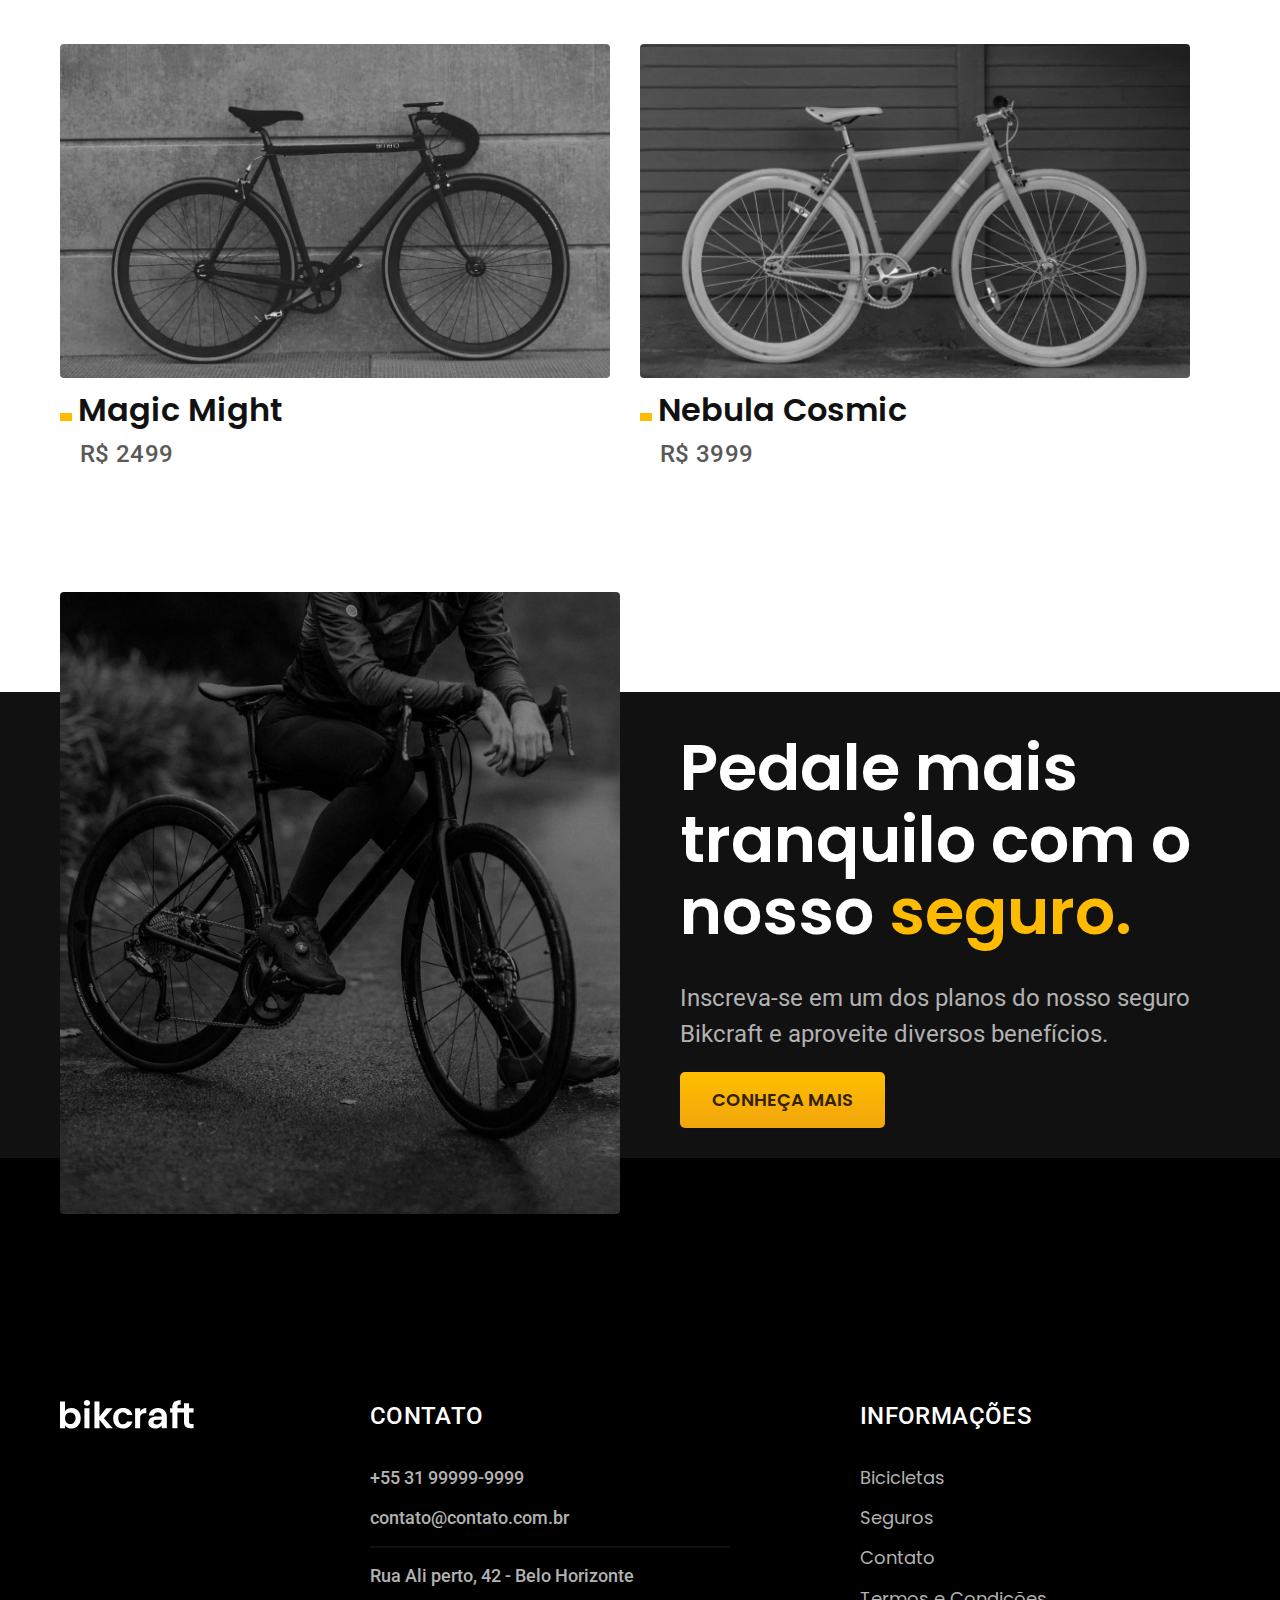
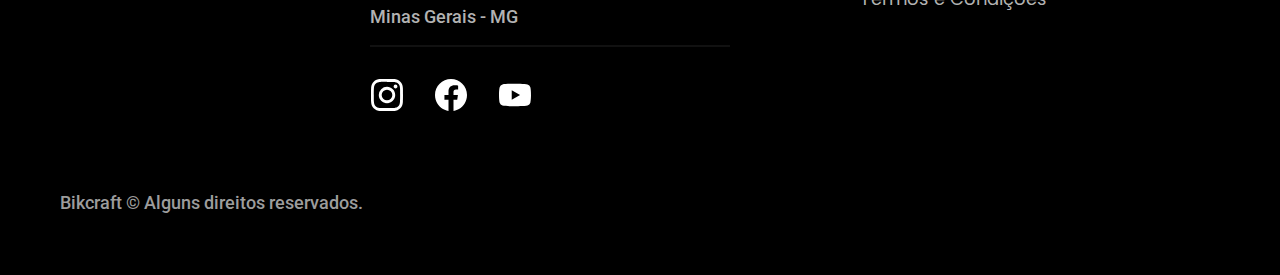
<file: nimbus.html>
<!DOCTYPE html>
<html leng="pt-br">

<head>
  <meta charset="UTF-8">
  <meta name="viewport" content="width=device-width, initial-scale=1.0">
  <title>Nimbus Stark | Bikecraft </title>
  <meta name=" description" content="Bicicletas.">

  <link rel="stylesheet" href="./css/style.css">

  <link rel="preconnect" href="https://fonts.googleapis.com">
  <link rel="preconnect" href="https://fonts.gstatic.com" crossorigin>
  <link href="https://fonts.googleapis.com/css2?family=Fira+Sans:wght@400;700&family=Poppins:wght@400;600&family=Roboto:wght@400;500&display=swap" rel="stylesheet">
  <link rel="preconnect" href="https://fonts.googleapis.com">
  <link rel="preconnect" href="https://fonts.gstatic.com" crossorigin>
  <link href="https://fonts.googleapis.com/css2?family=Merriweather:ital,wght@1,900&display=swap" rel="stylesheet">
  <script>document.documentElement.classList.add('js') </script>
</head>
<header class="header-bg">
  <div class="header container">
    <a href="./"><img src="./img/bikcraft.svg" alt="Bikecraft">
    </a>
    <nav aria-label="primaria">
      <ul class="header-menu font-1-m cor-0">
        <li><a href="./bicicletas.html">Bicicletas</a></li>
        <li><a href="./seguros.html">Seguros</a></li>
        <li><a href="./contato.html">Contato</a></li>
      </ul>
    </nav>
</header>


<body>
  <main class="bicicletas-bg">
    <div class="bicicletas-titulo container">
      <p class="font-2-l-b cor-5">R$ 4999</p>
      <h1 class="font-1-xxl cor-0">Nimbus Stark<span class="cor-p1">.</span></h1>
    </div>
  </main>
  <div class="nimbus-bg">
    <div class="conteudo-geral">
      <div class="bicicletas-fotos">
        <div class="nimbus">
          <img src="./img/bicicletas/nimbus.jpg" alt="Nimbus">
        </div>
        <div class="generica">
          <div>
            <img src="./img/bicicletas/magic.jpg" alt="Magic">
          </div>
          <div>
            <img src="./img/bicicletas/nebula.jpg" alt="Magic">
          </div>
        </div>
      </div>
      <div class="descricao container">
        <h1 class="font-2-l cor-5">A Nimbus Stark é a melhor Bikcraft já criada pela nossa equipe. Ela vem equipada com os melhores acessórios, o que garante maior velocidade.</h1>
        <a class="botao" href="./orcamento.html?tipo=bikcraft&produto=nimbus">comprar agora</a>
        <ul>
          <li class="font-1-xs cor-6">
            <img src="./img/icones/entrega.svg" alt="">
            <p>entrega em 5 dias</p>
          </li>
          <li class="font-1-xs cor-6">
            <img src="./img/icones/estoque.svg" alt="">
            <p>18 em estoque</p>
          </li>
        </ul>
      </div>

      <section class="informacoes container">
        <h2 class="font-1-xs cor-0">INFORCAÇÕES</h2>
        <div class="informacoes-conteudo container">
          <div>
            <img src="./img/icones/eletrica.svg" alt="Motor Elético">
            <h3 class="font-1-m cor-0">Motor Elético</h3>
            <p class="font-xs cor-5">Permite você viajar distâncias inimaginaveis com a sua bike.</p>
          </div>
          <div>
            <img src="./img/icones/velocidade.svg" alt="velocidade">
            <h3 class="font-1-m cor-0">40 km/h</h3>
            <p class="font-xs cor-5">A mais rápida bicicleta elétrica disponível hoje no mercado.</p>
          </div>

          <div>
            <img src="./img/icones/rastreador.svg" alt="Motor Elético">
            <h3 class="font-1-m cor-0">rastreador</h3>
            <p class="font-xs cor-5">Rastreador e sistema anti-furto para garantir o seu sossego.</p>
          </div>
          <div>
            <img src="./img/icones/carbono.svg" alt="Motor Elético">
            <h3 class="font-1-m cor-0">Fibra de Carbono</h3>
            <p class="font-xs cor-5">Maior proteção possível para a sua Bikcraft com fibra de carbono.</p>
          </div>
        </div>
        <div class="ficha">
          <h2 class="font-1-xs cor-0">FICHA TÉCNICA</h2>
          <ul class="ficha-lista">
            <li class="font-2-s-b cor-4">Peso
              <P class="font-2-s-b cor-6">9 kg</P>
            </li>
            <li class="font-2-s-b cor-4">Altura
              <P class="font-2-s-b cor-6">60 cm</P>
            </li>
            <li class="font-2-s-b cor-4">Largura
              <P class="font-2-s-b cor-6">120 cm</P>
            </li>
            <li class="font-2-s-b cor-4">Profundidade
              <P class="font-2-s-b cor-6">10 cm</P>
            </li>
            <li class="font-2-s-b cor-4">Marchas
              <P class="font-2-s-b cor-6">16</P>
            </li>
            <li class="font-2-s-b cor-4">Roda
              <P class="font-2-s-b cor-6">29</P>
            </li>
          </ul>
        </div>
      </section>
    </div>
  </div>

  <section class="escolha-bg container">
    <h2 class="font-1-xxl cor-11">escolha a sua <span class="cor-p1">.</span></h2>
    <div class="escolha-bik">
      <div>
        <a href="./magic.html">
          <img src="./img/bicicletas/magic.jpg" alt="">
          <h3 class="font-1-xl cor-11">Magic Might</h3>
          <p class="font-2-l-b cor-8">R$ 2499</p>
        </a>
      </div>
      <div>
        <a href="./nebula.html">
          <img src="./img/bicicletas/nebula.jpg" alt="">
          <h3 class="font-1-xl cor-11">Nebula Cosmic</h3>
          <p class="font-2-l-b cor-8">R$ 3999</p>
        </a>
      </div>
      <div></div>
    </div>
  </section>
  <section class="pedale-bg">
    <div class="pedale container">
      <div class="pedale-imagem">
        <img src="./img/fotos/seguros.jpg" alt="">
      </div>
      <div class="pedale-conteudo container">
        <h3 class="font-1-xxl cor-0">Pedale mais
          tranquilo com
          o nosso <span class="cor-p1">seguro.</span></h3>
        <p class="font-2-l cor-5">Inscreva-se em um dos planos do nosso seguro Bikcraft e aproveite diversos benefícios.</p>
        <a class="botao
          " href="./seguros.html">conheça mais</a>
      </div>
    </div>
  </section>

  <script src="./js/script.js"></script>
</body>

<footer class="footer-bg">
  <div class="footer container">
    <img src="./img/bikcraft.svg" alt="Bikcraft">
    <div class="footer-contato">
      <h3 class="font-2-l-b cor-0">Contato</h3>
      <ul class="font-2-m cor-5">
        <li> <a href="tel:+5531999999999"> +55 31 99999-9999</a></li>
        <li><a href="mailto:contato@contato.com.br"> contato@contato.com.br</a></li>
        <li>Rua Ali perto, 42 - Belo Horizonte</li>
        <li>Minas Gerais - MG</li>
      </ul>
      <div class="footer-redes">
        <a href="./"></a>
        <img src="./img/redes/instagram.svg" alt="instagram">
        <a href="./"></a>

        <img src="./img/redes/facebook.svg" alt="facebook">
        <a href="./"></a>

        <img src="./img/redes/youtube.svg" alt="youtube">
      </div>
    </div>
    <div class="footer-informacoes">
      <h3 class="font-2-l-b cor-0">Informações</h3>
      <nav>
        <ul class="font-1-m cor-5">
          <li><a href="./biciletas.html">Bicicletas</a></li>
          <li><a href="./seguros.html">Seguros</a></li>
          <li><a href="./contato.html">Contato</a></li>
          <li><a href="./termos.html">Termos e Condições</a></li>
        </ul>
      </nav>
    </div>
    <p class=" footer-copy font-2-m cor-6">Bikcraft © Alguns direitos reservados.</p>
</footer>

</html>
</file>
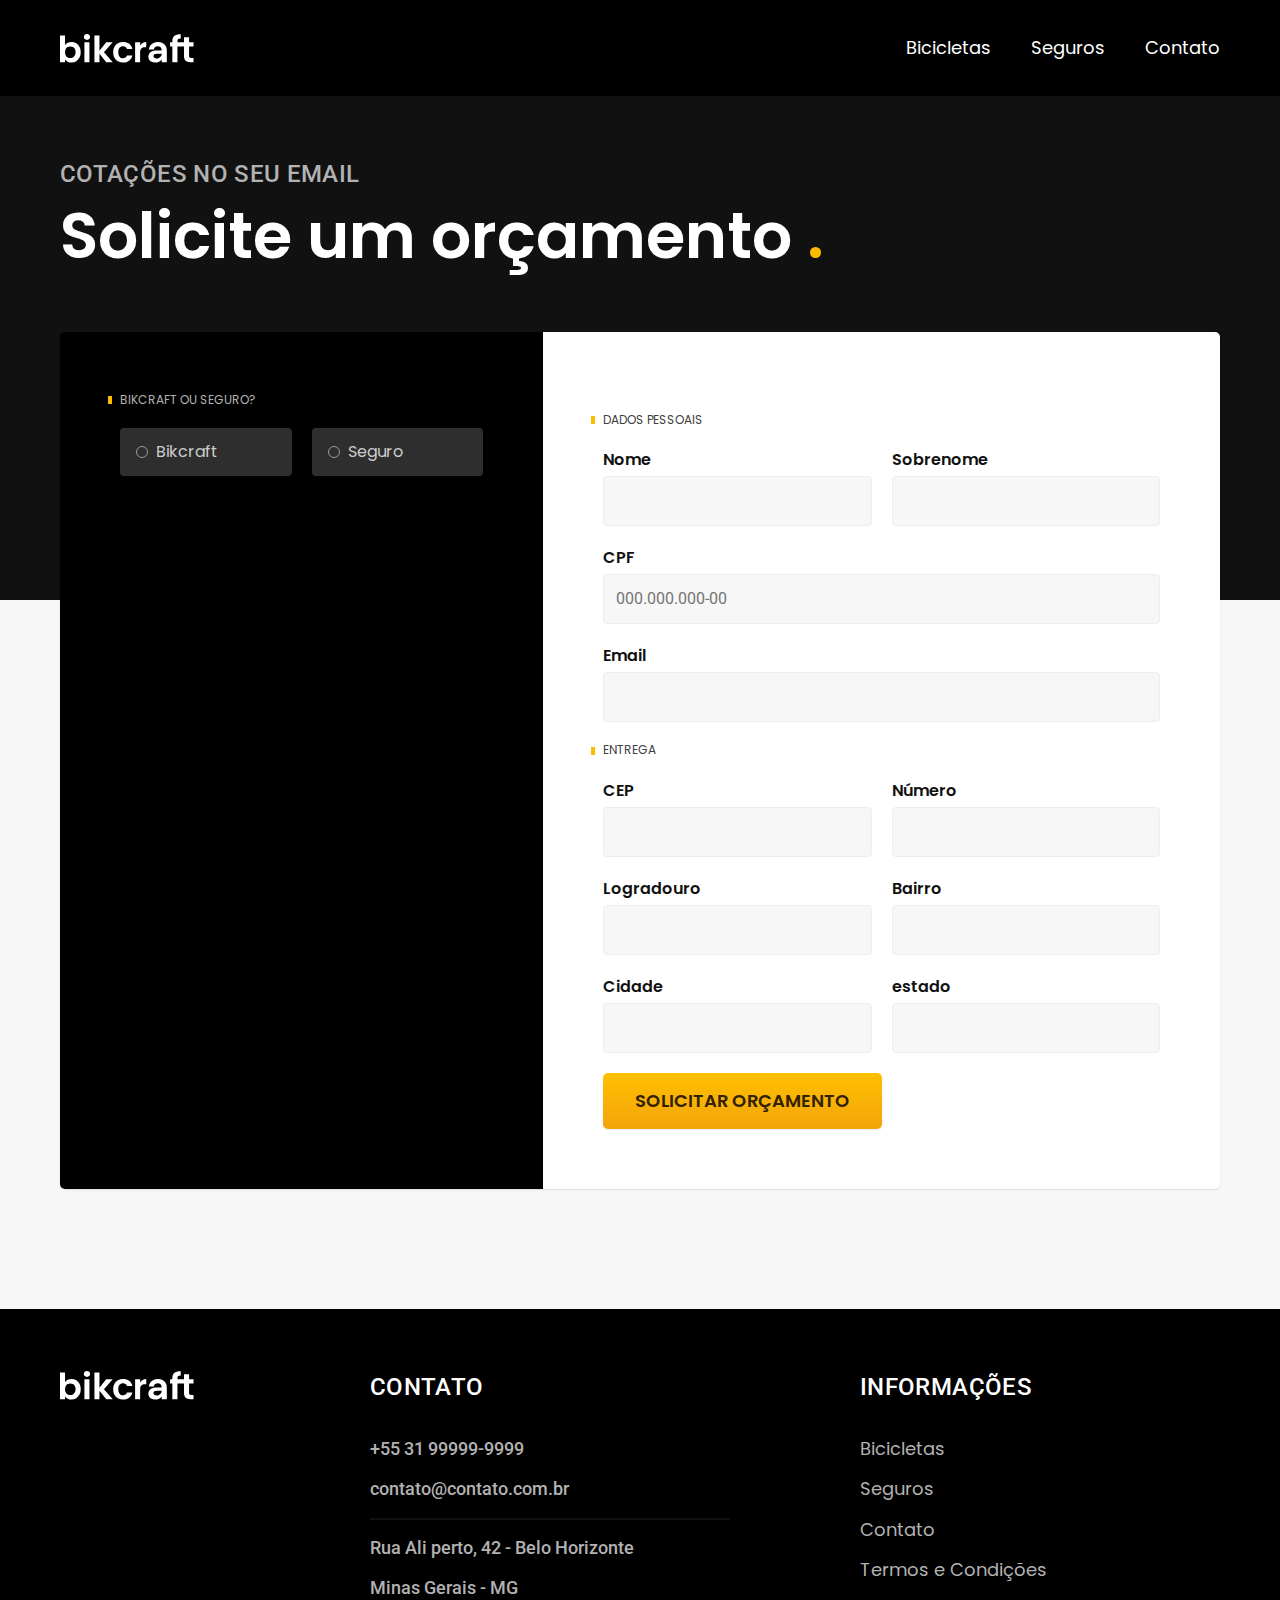
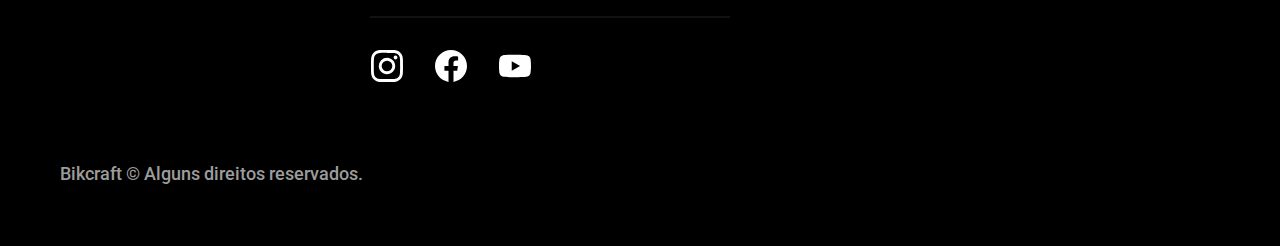
<file: orcamento.html>
<!DOCTYPE html>
<html leng="pt-br">

<head>
  <meta charset="UTF-8">
  <meta name="viewport" content="width=device-width, initial-scale=1.0">
  <title>Orçamento | Bikecraft </title>
  <meta name=" description" content="Termos e Condições.">

  <link rel="stylesheet" href="./css/style.css">

  <link rel="preconnect" href="https://fonts.googleapis.com">
  <link rel="preconnect" href="https://fonts.gstatic.com" crossorigin>
  <link href="https://fonts.googleapis.com/css2?family=Fira+Sans:wght@400;700&family=Poppins:wght@400;600&family=Roboto:wght@400;500&display=swap" rel="stylesheet">
  <link rel="preconnect" href="https://fonts.googleapis.com">
  <link rel="preconnect" href="https://fonts.gstatic.com" crossorigin>
  <link href="https://fonts.googleapis.com/css2?family=Merriweather:ital,wght@1,900&display=swap" rel="stylesheet">
  <script>document.documentElement.classList.add('js') </script>
</head>

<body id="orcamento">
  <header class="header-bg">
    <div class="header container">
      <a href="./"><img src="./img/bikcraft.svg" alt="Bikecraft">
      </a>
      <nav aria-label="primaria">
        <ul class="header-menu font-1-m cor-0">
          <li><a href="./bicicletas.html">Bicicletas</a></li>
          <li><a href="./seguros.html">Seguros</a></li>
          <li><a href="./contato.html">Contato</a></li>
        </ul>
      </nav>
    </div>
  </header>

  <main>
    <div class="titulo-bg">
      <div class="titulo container">
        <p class="font-2-l-b cor-5">Cotações no seu email</p>
        <h1 class="font-1-xxl cor-0">Solicite um orçamento <span class="cor-p1">.</span></h1>
      </div>
    </div>

    <form class="orcamento container" action="./">
      <div class="orcamento-produto">
        <h2 class="font-1-xs cor-5">Bikcraft ou Seguro?</h2>

        <input type="radio" name="tipo" value="bikcraft" id="bikcraft">
        <label for="bikcraft">Bikcraft</label>


        <input type="radio" name="tipo" value="seguro" id="seguro">
        <label for="seguro">Seguro</label>

        <div class="orcamento-conteudo" id="ocamento-bikcraft">
          <h2 class="font-1-xs cor-5">Esolha a sua</h2>

          <input type="radio" name="produto" value="nimbus" id="nimbus">
          <label for="nimbus">Nimbus Stark <span>R$ 4999</span></label>
          <div class="orcamento-detalhes">
            <ul class="font-1-xs cor-8">
              <li><img src="./img/icones/eletrica.svg" alt="motor eletrico"> Motor Elétrico</li>
              <li><img src="./img/icones/carbono.svg" alt="motor eletrico">Fibra de Carbono</li>
              <li><img src="./img/icones/velocidade.svg" alt="motor eletrico">50 km/h</li>
              <li><img src="./img/icones/rastreador.svg" alt="rastreador">Rastreador</li>
            </ul>
            <img src="./img/bicicletas/nimbus.jpg" alt="bicicleta preta">
          </div>

          <input type="radio" name="produto" value="magic" id="magic">
          <label for="magic">Magic Might <span>R$ 2499</span></label>
          <div class="orcamento-detalhes">
            <ul class="font-1-xs cor-8">
              <li><img src="./img/icones/eletrica.svg" alt="motor eletrico"> Motor Elétrico</li>
              <li><img src="./img/icones/carbono.svg" alt="motor eletrico">Fibra de Carbono</li>
              <li><img src="./img/icones/velocidade.svg" alt="motor eletrico">45 km/h</li>
              <li><img src="./img/icones/rastreador.svg" alt="rastreador">Rastreador</li>
            </ul>
            <img src="./img/bicicletas/magic.jpg" alt="bicicleta preta">
          </div>

          <input type="radio" name="produto" value="nebula" id="nebula">
          <label for="nebula">Nebula Cosmic <span>R$ 3999</span></label>
          <div class="orcamento-detalhes">
            <ul class="font-1-xs cor-8">
              <li><img src="./img/icones/eletrica.svg" alt="motor eletrico"> Motor Elétrico</li>
              <li><img src="./img/icones/carbono.svg" alt="motor eletrico">Fibra de Carbono</li>
              <li><img src="./img/icones/velocidade.svg" alt="motor eletrico">40 km/h</li>
              <li><img src="./img/icones/rastreador.svg" alt="rastreador">Rastreador</li>
            </ul>
            <img src="./img/bicicletas/nebula.jpg" alt="bicicleta branca">
          </div>
        </div>

        <div class="orcamento-conteudo" id="ocamento-seguro">
          <h2 class="font-1-xs cor-5">Esolha o plano</h2>

          <input type="radio" name="produto" value="prata" id="prata">
          <label for="prata">Prata <span>R$ 199</span></label>

          <input type="radio" name="produto" value="ouro" id="ouro">
          <label for="ouro">Ouro <span>R$ 299</span></label>
        </div>
      </div>
      <div class="orcamento-dados form">
        <h2 class="font-1-xs cor-9 col-2">Dados pessoais</h2>
        <div>
          <label for="nome">Nome</label>
          <input type="text" id="nome" name="nome">
        </div>
        <div>
          <label for="sobrenome">Sobrenome</label>
          <input type="text" id="sobrenome" name="sobrenome">
        </div>
        <div class="col-2">
          <label for="cpf">CPF</label>
          <input type="text" id="cpf" name="cpf" placeholder="000.000.000-00">
        </div>
        <div class="col-2">
          <label for="email">Email</label>
          <input type="email" id="email" name="email">
        </div>
        <h2 class="font-1-xs cor-9 col-2">Entrega</h2>
        <div>
          <label for="cep">CEP</label>
          <input type="text" id="cep" name="cep">
        </div>
        <div>
          <label for="numero">Número</label>
          <input type="text" id="numero" name="numero">
        </div>
        <div>
          <label for="logradouro">Logradouro</label>
          <input type="text" id="logradouro" name="logradouro">
        </div>
        <div>
          <label for="bairro">Bairro</label>
          <input type="text" id="bairro" name="bairro">
        </div>
        <div>
          <label for="cidade">Cidade</label>
          <input type="text" id="cidade" name="cidade">
        </div>
        <div>
          <label for="estado">estado</label>
          <input type="text" id="estado" name="estado">
        </div>
        <button class="botao col-2">Solicitar Orçamento</button>
    </form>
  </main>
  <script src="./js/script.js"></script>
</body>


<footer class="footer-bg">
  <div class="footer container">
    <img src="./img/bikcraft.svg" alt="Bikcraft">
    <div class="footer-contato">
      <h3 class="font-2-l-b cor-0">Contato</h3>
      <ul class="font-2-m cor-5">
        <li> <a href="tel:+5531999999999"> +55 31 99999-9999</a></li>
        <li><a href="mailto:contato@contato.com.br"> contato@contato.com.br</a></li>
        <li>Rua Ali perto, 42 - Belo Horizonte</li>
        <li>Minas Gerais - MG</li>
      </ul>
      <div class="footer-redes">
        <a href="./"></a>
        <img src="./img/redes/instagram.svg" alt="instagram">
        <a href="./"></a>

        <img src="./img/redes/facebook.svg" alt="facebook">
        <a href="./"></a>

        <img src="./img/redes/youtube.svg" alt="youtube">
      </div>
    </div>
    <div class="footer-informacoes">
      <h3 class="font-2-l-b cor-0">Informações</h3>
      <nav>
        <ul class="font-1-m cor-5">
          <li><a href="./biciletas.html">Bicicletas</a></li>
          <li><a href="./seguros.html">Seguros</a></li>
          <li><a href="./contato.html">Contato</a></li>
          <li><a href="./termos.html">Termos e Condições</a></li>
        </ul>
      </nav>
    </div>
    <p class=" footer-copy font-2-m cor-6">Bikcraft © Alguns direitos reservados.</p>
  </div>
</footer>

</html>
</file>
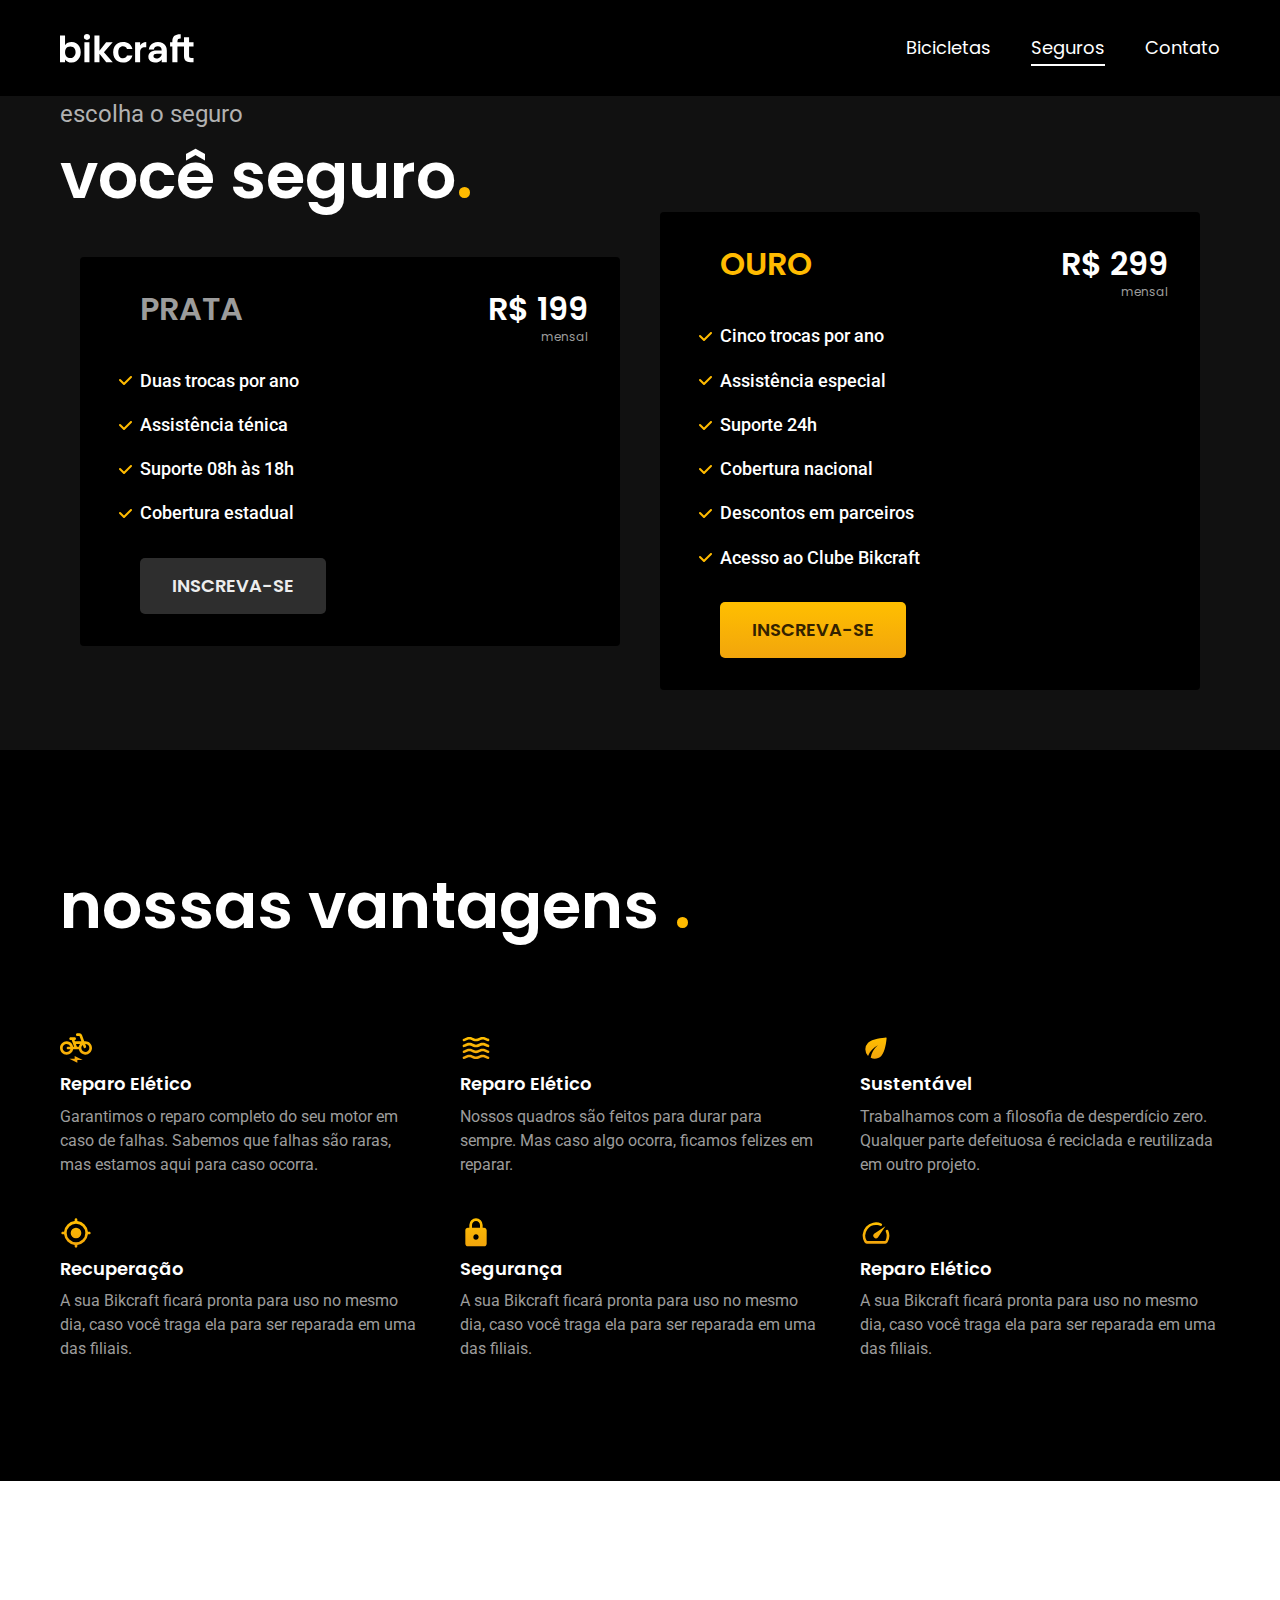
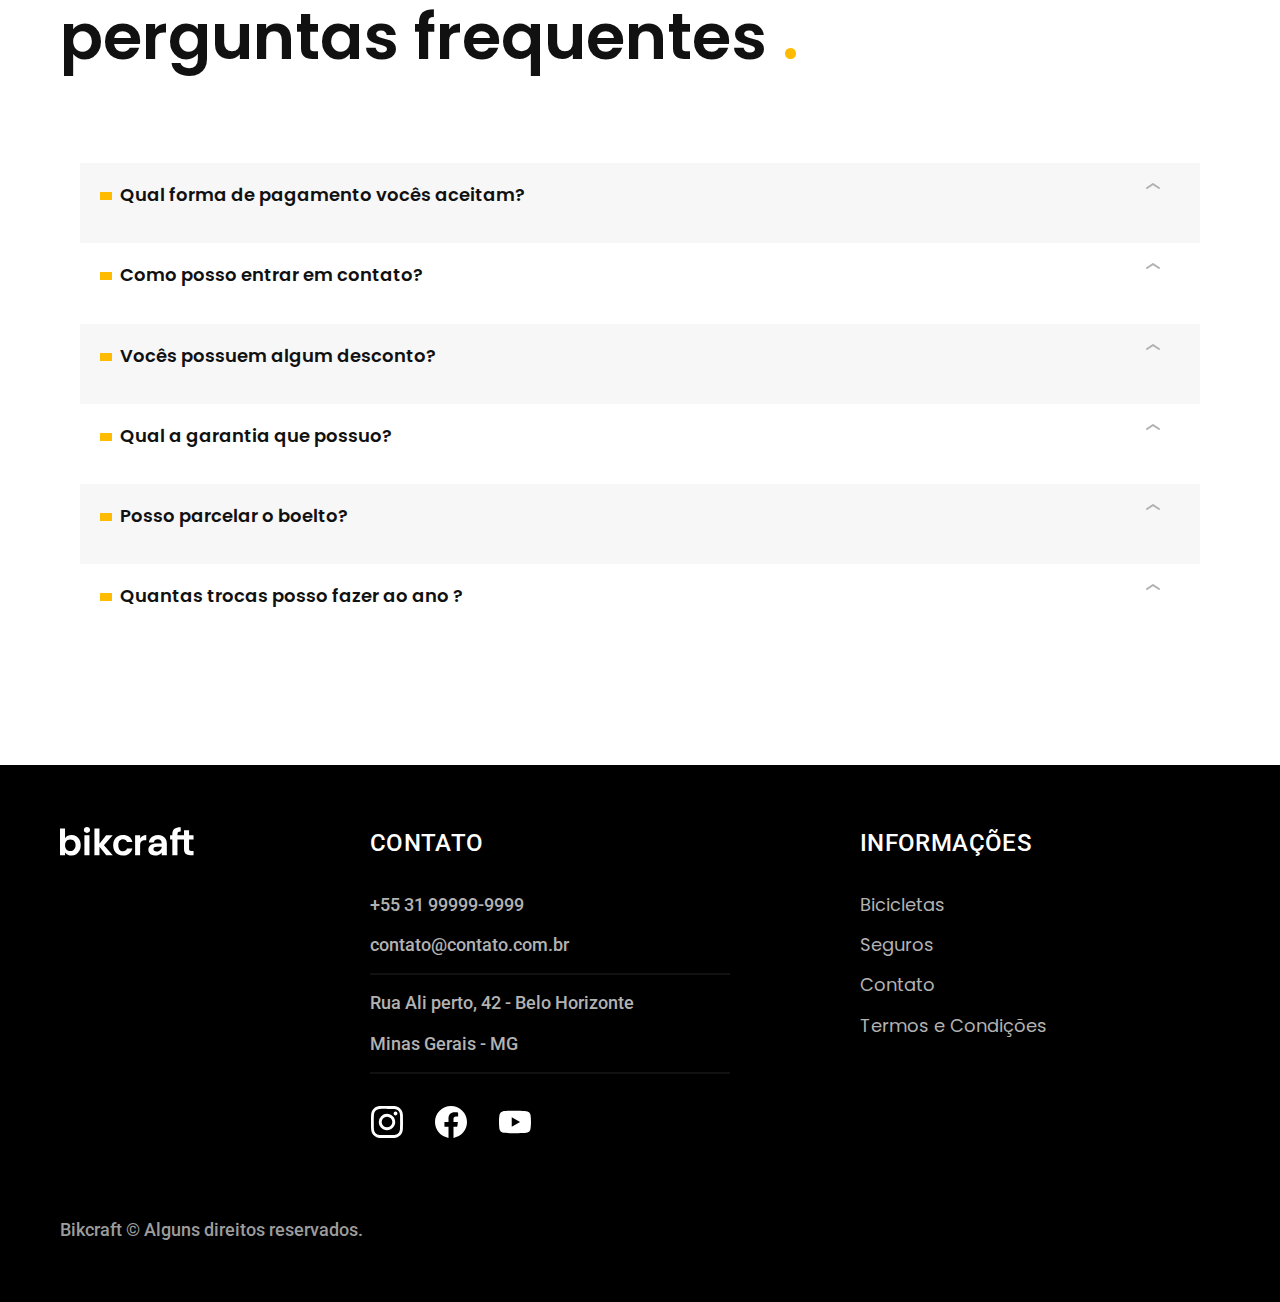
<file: seguros.html>
<!DOCTYPE html>
<html leng="pt-br">

<head>
  <meta charset="UTF-8">
  <meta name="viewport" content="width=device-width, initial-scale=1.0">
  <title>Seguros | Bikecraft </title>
  <meta name=" description" content="Bicicletas.">

  <link rel="stylesheet" href="./css/style.css">

  <link rel="preconnect" href="https://fonts.googleapis.com">
  <link rel="preconnect" href="https://fonts.gstatic.com" crossorigin>
  <link href="https://fonts.googleapis.com/css2?family=Fira+Sans:wght@400;700&family=Poppins:wght@400;600&family=Roboto:wght@400;500&display=swap" rel="stylesheet">
  <link rel="preconnect" href="https://fonts.googleapis.com">
  <link rel="preconnect" href="https://fonts.gstatic.com" crossorigin>
  <link href="https://fonts.googleapis.com/css2?family=Merriweather:ital,wght@1,900&display=swap" rel="stylesheet">
  <script>document.documentElement.classList.add('js') </script>
</head>

<body id="seguros">

  <header class="header-bg">
    <div class="header container">
      <a href="./"><img src="./img/bikcraft.svg" alt="Bikecraft">
      </a>
      <nav aria-label="primaria">
        <ul class="header-menu font-1-m cor-0">
          <li><a href="./bicicletas.html">Bicicletas</a></li>
          <li><a href="./seguros.html">Seguros</a></li>
          <li><a href="./contato.html">Contato</a></li>
        </ul>
      </nav>
    </div>
  </header>
  <main class="seguros-bg">
    <div class="titulo container">
      <p class="font-2-l cor-5">escolha o seguro</p>
      <h1 class="font-1-xxl cor-0">você seguro<span class="cor-p1">.</span></h1>

      <div class="seguros container">

        <div class="seguros-itens fadeInDown" data-anime="200">
          <h3 class="font-1-xl cor-6">PRATA</h3>
          <span class="font-1-xl cor-0"> R$ 199 <span class="font-1-xs cor-6">mensal</span></span>
          <ul class="font-2-m cor-0">
            <li>Duas trocas por ano</li>
            <li>Assistência ténica</li>
            <li>Suporte 08h às 18h</li>
            <li>Cobertura estadual</li>
          </ul>
          <a class="botao secundario" href="./orcamento.html?tipo=seguro&produto=prata">Inscreva-se</a>
        </div>

        <div class="seguros-itens fadeInUp" data-anime="400">
          <h3 class="font-1-xl cor-p1">OURO</h3>
          <span class="font-1-xl cor-0"> R$ 299 <span class="font-1-xs cor-6">mensal</span></span>
          <ul class="font-2-m cor-0">
            <li>Cinco trocas por ano</li>
            <li>Assistência especial</li>
            <li>Suporte 24h</li>
            <li>Cobertura nacional</li>
            <li>Descontos em parceiros</li>
            <li>Acesso ao Clube Bikcraft</li>
          </ul>
          <a class="botao" href="./orcamento.html?tipo=seguro&produto=ouro">Inscreva-se</a>
        </div>
      </div>
  </main>
  <article class="vantagens-bg">
    <div class="vantagens container">
      <h1 class="font-1-xxl cor-0">nossas vantagens <span class="cor-p1">.</span></h1>
      <div class="vantagens-conteudo">
        <div>
          <img src="./img/icones/eletrica.svg" alt="reparo eletrico">
          <h2 class="font-1-m-b cor-0">Reparo Elético</h2>
          <p class="font-2-s cor-6">Garantimos o reparo completo do seu motor em caso de falhas. Sabemos que falhas são raras, mas estamos aqui para caso ocorra.</p>
        </div>

        <div>
          <img src="./img/icones/carbono.svg" alt="reparo eletrico">
          <h2 class="font-1-m-b cor-0">Reparo Elético</h2>
          <p class="font-2-s cor-6">Nossos quadros são feitos para durar para sempre. Mas caso algo ocorra, ficamos felizes em reparar.</p>
        </div>

        <div>
          <img src="./img/icones/sustentavel.svg" alt="sustentavel">
          <h2 class="font-1-m-b cor-0">Sustentável</h2>
          <p class="font-2-s cor-6">Trabalhamos com a filosofia de desperdício zero. Qualquer parte defeituosa é reciclada e reutilizada em outro projeto.</p>
        </div>

        <div>
          <img src="./img/icones/rastreador.svg" alt="reparo eletrico">
          <h2 class="font-1-m-b cor-0">Recuperação</h2>
          <p class="font-2-s cor-6">A sua Bikcraft ficará pronta para uso no mesmo dia, caso você traga ela para ser reparada em uma das filiais.</p>
        </div>

        <div>
          <img src="./img/icones/seguro.svg" alt="seguro">
          <h2 class="font-1-m-b cor-0">Segurança</h2>
          <p class="font-2-s cor-6">A sua Bikcraft ficará pronta para uso no mesmo dia, caso você traga ela para ser reparada em uma das filiais.</p>
        </div>

        <div>
          <img src="./img/icones/velocidade.svg" alt="velocidade">
          <h2 class="font-1-m-b cor-0">Reparo Elético</h2>
          <p class="font-2-s cor-6">A sua Bikcraft ficará pronta para uso no mesmo dia, caso você traga ela para ser reparada em uma das filiais.</p>
        </div>
      </div>
    </div>
  </article>
  <article class="perguntas container">
    <h2 class="font-1-xxl cor-11">perguntas frequentes <span class="cor-p1">.</span></h2>
    <div class="perguntas-frequentes container">
      <div class="">
        <h3 class="accordion font-1-m-b cor-11">Qual forma de pagamento vocês aceitam?</h3>
        <p class="panel font-2-s cor-9">Aceitamos pagamentos parcelados em todos os cartões de crédito. Para pagamentos à vista também aceitarmos PIX e Boleto através do PagSeguro.</p>
      </div>

      <div>
        <h3 class="accordion font-1-m-b cor-11">Como posso entrar em contato?</h3>
        <p class="panel font-2-s cor-9">Aceitamos pagamentos parcelados em todos os cartões de crédito. Para pagamentos à vista também aceitarmos PIX e Boleto através do PagSeguro.</p>
      </div>

      <div>
        <h3 class="accordion font-1-m-b cor-11">Vocês possuem algum desconto?</h3>
        <p class="panel font-2-s cor-9">Aceitamos pagamentos parcelados em todos os cartões de crédito. Para pagamentos à vista também aceitarmos PIX e Boleto através do PagSeguro.</p>
      </div>

      <div>
        <h3 class="accordion font-1-m-b cor-11">Qual a garantia que possuo?</h3>
        <p class="panel font-2-s cor-9">Aceitamos pagamentos parcelados em todos os cartões de crédito. Para pagamentos à vista também aceitarmos PIX e Boleto através do PagSeguro.</p>
      </div>

      <div>
        <h3 class="accordion font-1-m-b cor-11">Posso parcelar o boelto?</h3>
        <p class="panel font-2-s cor-9">Aceitamos pagamentos parcelados em todos os cartões de crédito. Para pagamentos à vista também aceitarmos PIX e Boleto através do PagSeguro.</p>
      </div>

      <div>
        <h3 class="accordion font-1-m-b cor-11">Quantas trocas posso fazer ao ano ?</h3>
        <p class="panel font-2-s cor-9">Aceitamos pagamentos parcelados em todos os cartões de crédito. Para pagamentos à vista também aceitarmos PIX e Boleto através do PagSeguro.</p>
      </div>
    </div>
  </article>


  <footer class="footer-bg">
    <div class="footer container">
      <img src="./img/bikcraft.svg" alt="Bikcraft">
      <div class="footer-contato">
        <h3 class="font-2-l-b cor-0">Contato</h3>
        <ul class="font-2-m cor-5">
          <li> <a href="tel:+5531999999999"> +55 31 99999-9999</a></li>
          <li><a href="mailto:contato@contato.com.br"> contato@contato.com.br</a></li>
          <li>Rua Ali perto, 42 - Belo Horizonte</li>
          <li>Minas Gerais - MG</li>
        </ul>
        <div class="footer-redes">
          <a href="./"></a>
          <img src="./img/redes/instagram.svg" alt="instagram">
          <a href="./"></a>

          <img src="./img/redes/facebook.svg" alt="facebook">
          <a href="./"></a>

          <img src="./img/redes/youtube.svg" alt="youtube">
        </div>
      </div>
      <div class="footer-informacoes">
        <h3 class="font-2-l-b cor-0">Informações</h3>
        <nav>
          <ul class="font-1-m cor-5">
            <li><a href="./biciletas.html">Bicicletas</a></li>
            <li><a href="./seguros.html">Seguros</a></li>
            <li><a href="./contato.html">Contato</a></li>
            <li><a href="./termos.html">Termos e Condições</a></li>
          </ul>
        </nav>
      </div>
      <p class=" footer-copy font-2-m cor-6">Bikcraft © Alguns direitos reservados.</p>
  </footer>
  <script src="./js/plugins/simple-anime.js"></script>
  <script src="js/index.js"></script>
  <script src="./js/script.js"></script>
</body>

</html>
</file>
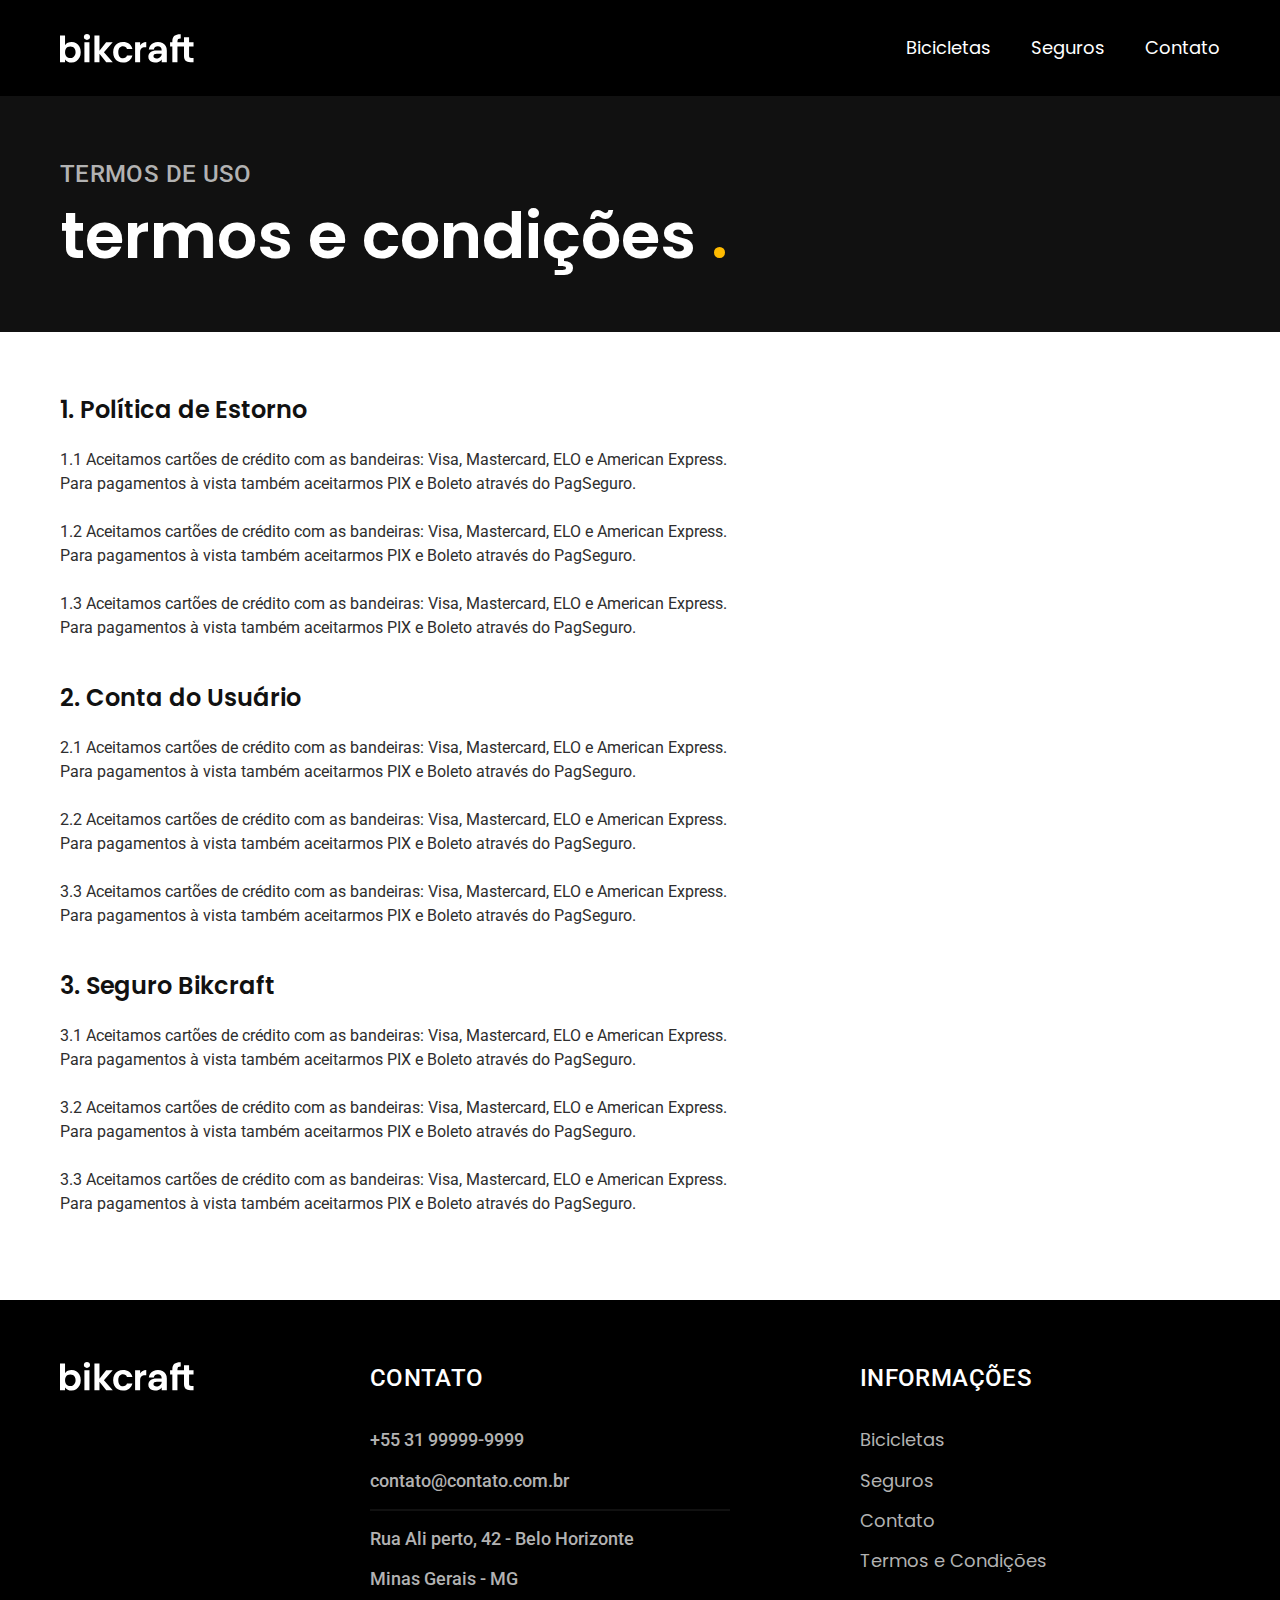
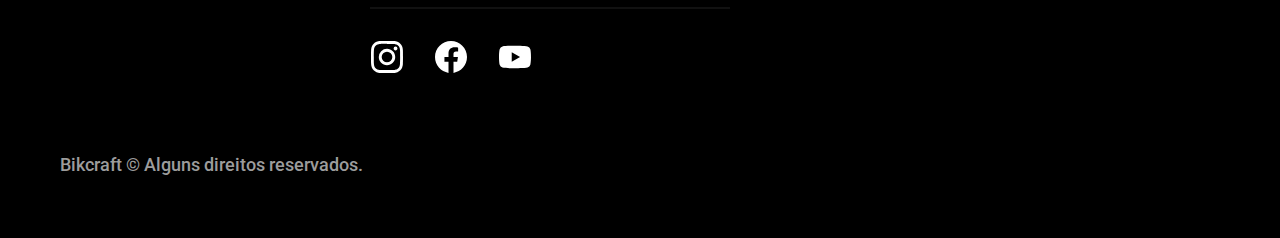
<file: termos.html>
<!DOCTYPE html>
<html leng="pt-br">

<head>
  <meta charset="UTF-8">
  <meta name="viewport" content="width=device-width, initial-scale=1.0">
  <title>Termos e Condições | Bikecraft </title>
  <meta name=" description" content="Termos e Condições.">

  <link rel="stylesheet" href="./css/style.css">

  <link rel="preconnect" href="https://fonts.googleapis.com">
  <link rel="preconnect" href="https://fonts.gstatic.com" crossorigin>
  <link href="https://fonts.googleapis.com/css2?family=Fira+Sans:wght@400;700&family=Poppins:wght@400;600&family=Roboto:wght@400;500&display=swap" rel="stylesheet">
  <link rel="preconnect" href="https://fonts.googleapis.com">
  <link rel="preconnect" href="https://fonts.gstatic.com" crossorigin>
  <link href="https://fonts.googleapis.com/css2?family=Merriweather:ital,wght@1,900&display=swap" rel="stylesheet">
  <script>document.documentElement.classList.add('js') </script>
</head>
<header class="header-bg">
  <div class="header container">
    <a href="./"><img src="./img/bikcraft.svg" alt="Bikecraft">
    </a>
    <nav aria-label="primaria">
      <ul class="header-menu font-1-m cor-0">
        <li><a href="./bicicletas.html">Bicicletas</a></li>
        <li><a href="./seguros.html">Seguros</a></li>
        <li><a href="./contato.html">Contato</a></li>
      </ul>
    </nav>
  </div>
</header>
<main>
  <div class="titulo-bg">
    <div class="titulo container">
      <p class="font-2-l-b cor-5">termos de uso</p>
      <h1 class="font-1-xxl cor-0">termos e condições <span class="cor-p1">.</span></h1>
    </div>
  </div>
</main>

<body>
  <div class="termos font-2-s cor-10 container">
    <h2 class="font-1-l cor-11">1. Política de Estorno</h2>
    <p>1.1 Aceitamos cartões de crédito com as bandeiras: Visa, Mastercard, ELO e American Express. Para pagamentos à vista também aceitarmos PIX e Boleto através do PagSeguro.</p>
    <p>1.2 Aceitamos cartões de crédito com as bandeiras: Visa, Mastercard, ELO e American Express. Para pagamentos à vista também aceitarmos PIX e Boleto através do PagSeguro.</p>
    <p>1.3 Aceitamos cartões de crédito com as bandeiras: Visa, Mastercard, ELO e American Express. Para pagamentos à vista também aceitarmos PIX e Boleto através do PagSeguro.</p>

    <h2 class="font-1-l cor-11">2. Conta do Usuário</h2>
    <p>2.1 Aceitamos cartões de crédito com as bandeiras: Visa, Mastercard, ELO e American Express. Para pagamentos à vista também aceitarmos PIX e Boleto através do PagSeguro.</p>
    <p>2.2 Aceitamos cartões de crédito com as bandeiras: Visa, Mastercard, ELO e American Express. Para pagamentos à vista também aceitarmos PIX e Boleto através do PagSeguro.</p>
    <p>3.3 Aceitamos cartões de crédito com as bandeiras: Visa, Mastercard, ELO e American Express. Para pagamentos à vista também aceitarmos PIX e Boleto através do PagSeguro.</p>

    <h2 class="font-1-l cor-11">3. Seguro Bikcraft</h2>
    <p>3.1 Aceitamos cartões de crédito com as bandeiras: Visa, Mastercard, ELO e American Express. Para pagamentos à vista também aceitarmos PIX e Boleto através do PagSeguro.</p>
    <p>3.2 Aceitamos cartões de crédito com as bandeiras: Visa, Mastercard, ELO e American Express. Para pagamentos à vista também aceitarmos PIX e Boleto através do PagSeguro.</p>
    <p>3.3 Aceitamos cartões de crédito com as bandeiras: Visa, Mastercard, ELO e American Express. Para pagamentos à vista também aceitarmos PIX e Boleto através do PagSeguro.</p>

  </div>
  <script src="./js/script.js"></script>
</body>

<footer class="footer-bg">
  <div class="footer container">
    <img src="./img/bikcraft.svg" alt="Bikcraft">
    <div class="footer-contato">
      <h3 class="font-2-l-b cor-0">Contato</h3>
      <ul class="font-2-m cor-5">
        <li> <a href="tel:+5531999999999"> +55 31 99999-9999</a></li>
        <li><a href="mailto:contato@contato.com.br"> contato@contato.com.br</a></li>
        <li>Rua Ali perto, 42 - Belo Horizonte</li>
        <li>Minas Gerais - MG</li>
      </ul>
      <div class="footer-redes">
        <a href="./"></a>
        <img src="./img/redes/instagram.svg" alt="instagram">
        <a href="./"></a>

        <img src="./img/redes/facebook.svg" alt="facebook">
        <a href="./"></a>

        <img src="./img/redes/youtube.svg" alt="youtube">
      </div>
    </div>
    <div class="footer-informacoes">
      <h3 class="font-2-l-b cor-0">Informações</h3>
      <nav>
        <ul class="font-1-m cor-5">
          <li><a href="./biciletas.html">Bicicletas</a></li>
          <li><a href="./seguros.html">Seguros</a></li>
          <li><a href="./contato.html">Contato</a></li>
          <li><a href="./termos.html">Termos e Condições</a></li>
        </ul>
      </nav>
    </div>
    <p class=" footer-copy font-2-m cor-6">Bikcraft © Alguns direitos reservados.</p>
  </div>
</footer>
<script src="./js/script.js"></script>
</body>

</html>
</file>
<file: css/style.css>
/* Padrão */
@import "./global/global.css";
@import "./utilidades/tipografia.css";
@import "./utilidades/cores.css";

@import "./global/header.css";
@import "./global/footer.css";

/* Utilidades */
@import "./utilidades/componentes.css";
@import "./utilidades/formulario.css";
@import "./utilidades/animacao.css";
/* Home */
@import "./home/introducao.css";
@import "./home/tecnologia.css";
@import "./home/parceiros.css";
@import "./home/depoimento.css";

/* Bicicletas */
@import "./bicicletas/bicicletas-lista.css";
@import "./bicicletas/bicicletas.css";
@import "./bicicletas/nimbus.css";


/* Seguros */
@import "./seguros/seguros.css";

/* Twemos e condições */
@import "./termos/termos.css";

/* contato*/
@import "./contato/contato.css";
@import "./contato/lojas.css";
@import "./contato/contato.css";

/* Orçamento*/
@import "./orcamento/orcamento.css";

/* Animação */
</file>
